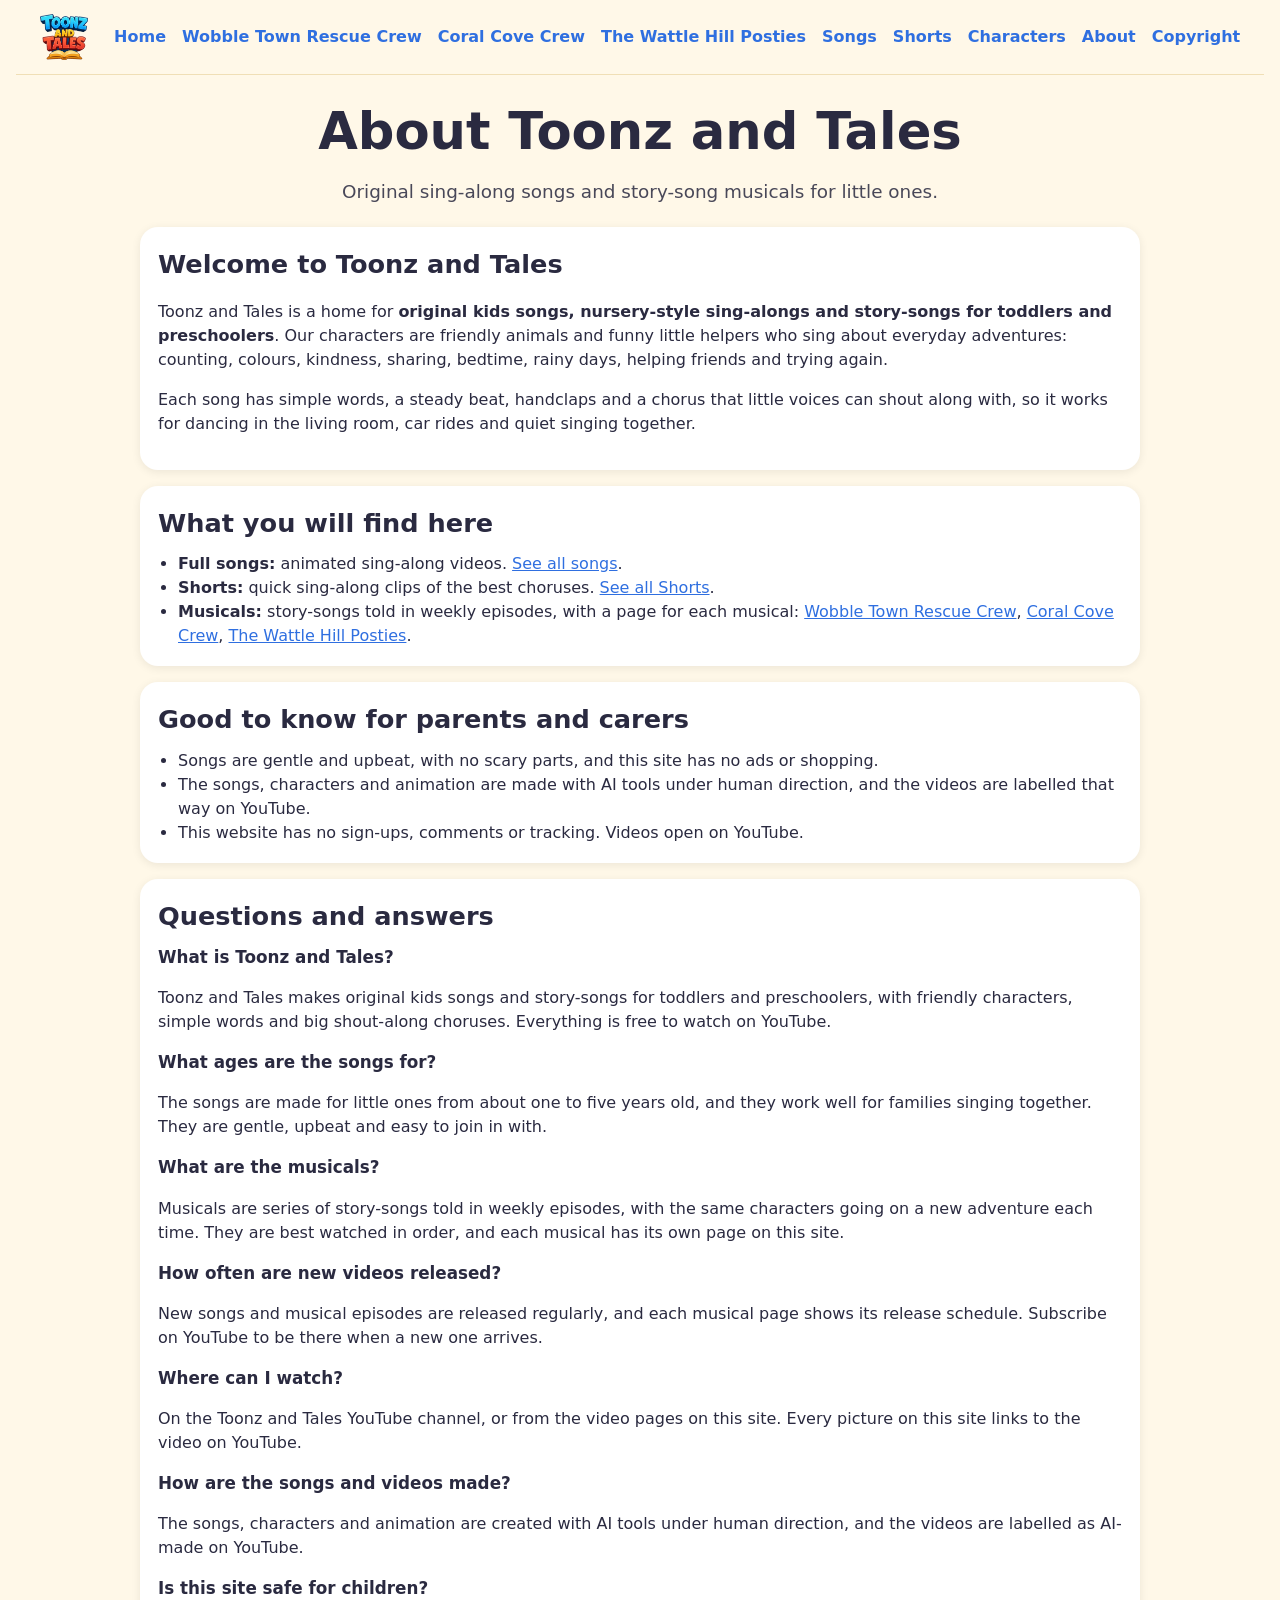
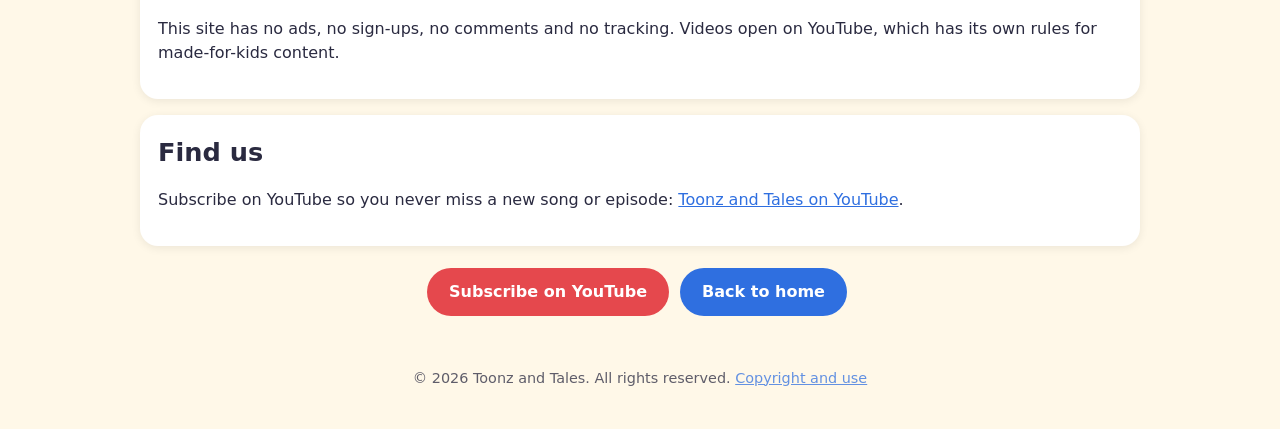
<file: about/index.html>
<!doctype html>
<html lang="en">
<head>
<meta charset="utf-8">
<meta name="viewport" content="width=device-width, initial-scale=1">
<title>About Toonz and Tales | Original Kids Songs, Nursery Rhymes and Story-Song Musicals</title>
<meta name="description" content="Toonz and Tales makes original sing-along songs, toddler songs and weekly story-song musicals for toddlers and preschoolers. Free on YouTube.">
<link rel="canonical" href="https://toonzandtales.github.io/about/">
<meta name="robots" content="index,follow,max-image-preview:large,max-video-preview:-1">
<meta property="og:type" content="website">
<meta property="og:title" content="About Toonz and Tales | Original Kids Songs, Nursery Rhymes and Story-Song Musicals">
<meta property="og:description" content="Toonz and Tales makes original sing-along songs, toddler songs and weekly story-song musicals for toddlers and preschoolers. Free on YouTube.">
<meta property="og:url" content="https://toonzandtales.github.io/about/">
<meta property="og:image" content="https://toonzandtales.github.io/crew.jpg">
<meta name="twitter:card" content="summary_large_image">
<link rel="icon" type="image/png" sizes="192x192" href="/favicon.png">
<link rel="icon" href="/favicon.ico" sizes="any">
<link rel="apple-touch-icon" href="/apple-touch-icon.png">
<link rel="stylesheet" href="/style.css">
<script type="application/ld+json">[{"@context":"https://schema.org","@type":"BreadcrumbList","itemListElement":[{"@type":"ListItem","position":1,"name":"Toonz and Tales","item":"https://toonzandtales.github.io/"},{"@type":"ListItem","position":2,"name":"About Toonz and Tales","item":"https://toonzandtales.github.io/about/"}]},{"@context":"https://schema.org","@type":"AboutPage","name":"About Toonz and Tales","url":"https://toonzandtales.github.io/about/","about":{"@type":"Organization","name":"Toonz and Tales","url":"https://toonzandtales.github.io/","sameAs":["https://www.youtube.com/@ToonzAndTales"]}},{"@context":"https://schema.org","@type":"FAQPage","mainEntity":[{"@type":"Question","name":"What is Toonz and Tales?","acceptedAnswer":{"@type":"Answer","text":"Toonz and Tales makes original kids songs and story-songs for toddlers and preschoolers, with friendly characters, simple words and big shout-along choruses. Everything is free to watch on YouTube."}},{"@type":"Question","name":"What ages are the songs for?","acceptedAnswer":{"@type":"Answer","text":"The songs are made for little ones from about one to five years old, and they work well for families singing together. They are gentle, upbeat and easy to join in with."}},{"@type":"Question","name":"What are the musicals?","acceptedAnswer":{"@type":"Answer","text":"Musicals are series of story-songs told in weekly episodes, with the same characters going on a new adventure each time. They are best watched in order, and each musical has its own page on this site."}},{"@type":"Question","name":"How often are new videos released?","acceptedAnswer":{"@type":"Answer","text":"New songs and musical episodes are released regularly, and each musical page shows its release schedule. Subscribe on YouTube to be there when a new one arrives."}},{"@type":"Question","name":"Where can I watch?","acceptedAnswer":{"@type":"Answer","text":"On the Toonz and Tales YouTube channel, or from the video pages on this site. Every picture on this site links to the video on YouTube."}},{"@type":"Question","name":"How are the songs and videos made?","acceptedAnswer":{"@type":"Answer","text":"The songs, characters and animation are created with AI tools under human direction, and the videos are labelled as AI-made on YouTube."}},{"@type":"Question","name":"Is this site safe for children?","acceptedAnswer":{"@type":"Answer","text":"This site has no ads, no sign-ups, no comments and no tracking. Videos open on YouTube, which has its own rules for made-for-kids content."}}]}]</script>
</head>
<body>
<div class="wrap">
<nav aria-label="Sections"><a class="brand" href="/" aria-label="Toonz and Tales home"><img src="/logo.png" alt="Toonz and Tales"></a><a href="/">Home</a><a href="/wobble-town/">Wobble Town Rescue Crew</a><a href="/coral-cove/">Coral Cove Crew</a><a href="/wattle-hill/">The Wattle Hill Posties</a><a href="/songs/">Songs</a><a href="/shorts/">Shorts</a><a href="/characters/">Characters</a><a href="/about/" aria-current="page">About</a><a href="/copyright/">Copyright</a></nav>
<div class="single">
<header class="pagehead"><h1>About Toonz and Tales</h1><p class="tag">Original sing-along songs and story-song musicals for little ones.</p></header>
<div class="card"><h2 style="margin-top:0">Welcome to Toonz and Tales</h2><p>Toonz and Tales is a home for <b>original kids songs, nursery-style sing-alongs and story-songs for toddlers and preschoolers</b>. Our characters are friendly animals and funny little helpers who sing about everyday adventures: counting, colours, kindness, sharing, bedtime, rainy days, helping friends and trying again.</p><p>Each song has simple words, a steady beat, handclaps and a chorus that little voices can shout along with, so it works for dancing in the living room, car rides and quiet singing together.</p></div><div class="card"><h2 style="margin-top:0">What you will find here</h2><ul class="crew"><li><b>Full songs:</b> animated sing-along videos. <a href="/songs/">See all songs</a>.</li><li><b>Shorts:</b> quick sing-along clips of the best choruses. <a href="/shorts/">See all Shorts</a>.</li><li><b>Musicals:</b> story-songs told in weekly episodes, with a page for each musical: <a href="/wobble-town/">Wobble Town Rescue Crew</a>, <a href="/coral-cove/">Coral Cove Crew</a>, <a href="/wattle-hill/">The Wattle Hill Posties</a>.</li></ul></div><div class="card"><h2 style="margin-top:0">Good to know for parents and carers</h2><ul class="crew"><li>Songs are gentle and upbeat, with no scary parts, and this site has no ads or shopping.</li><li>The songs, characters and animation are made with AI tools under human direction, and the videos are labelled that way on YouTube.</li><li>This website has no sign-ups, comments or tracking. Videos open on YouTube.</li></ul></div><div class="card"><h2 style="margin-top:0">Questions and answers</h2><h3>What is Toonz and Tales?</h3><p>Toonz and Tales makes original kids songs and story-songs for toddlers and preschoolers, with friendly characters, simple words and big shout-along choruses. Everything is free to watch on YouTube.</p><h3>What ages are the songs for?</h3><p>The songs are made for little ones from about one to five years old, and they work well for families singing together. They are gentle, upbeat and easy to join in with.</p><h3>What are the musicals?</h3><p>Musicals are series of story-songs told in weekly episodes, with the same characters going on a new adventure each time. They are best watched in order, and each musical has its own page on this site.</p><h3>How often are new videos released?</h3><p>New songs and musical episodes are released regularly, and each musical page shows its release schedule. Subscribe on YouTube to be there when a new one arrives.</p><h3>Where can I watch?</h3><p>On the Toonz and Tales YouTube channel, or from the video pages on this site. Every picture on this site links to the video on YouTube.</p><h3>How are the songs and videos made?</h3><p>The songs, characters and animation are created with AI tools under human direction, and the videos are labelled as AI-made on YouTube.</p><h3>Is this site safe for children?</h3><p>This site has no ads, no sign-ups, no comments and no tracking. Videos open on YouTube, which has its own rules for made-for-kids content.</p></div><div class="card"><h2 style="margin-top:0">Find us</h2><p>Subscribe on YouTube so you never miss a new song or episode: <a href="https://www.youtube.com/@ToonzAndTales?sub_confirmation=1" target="_blank" rel="noopener">Toonz and Tales on YouTube</a>.</p></div>
<p style="text-align:center"><a class="btn" href="https://www.youtube.com/@ToonzAndTales?sub_confirmation=1" target="_blank" rel="noopener">Subscribe on YouTube</a> <a class="btn alt" href="/">Back to home</a></p>
</div>
<footer>&copy; 2026 Toonz and Tales. All rights reserved. <a href="/copyright/">Copyright and use</a></footer>
</div>
</body>
</html>
</file>
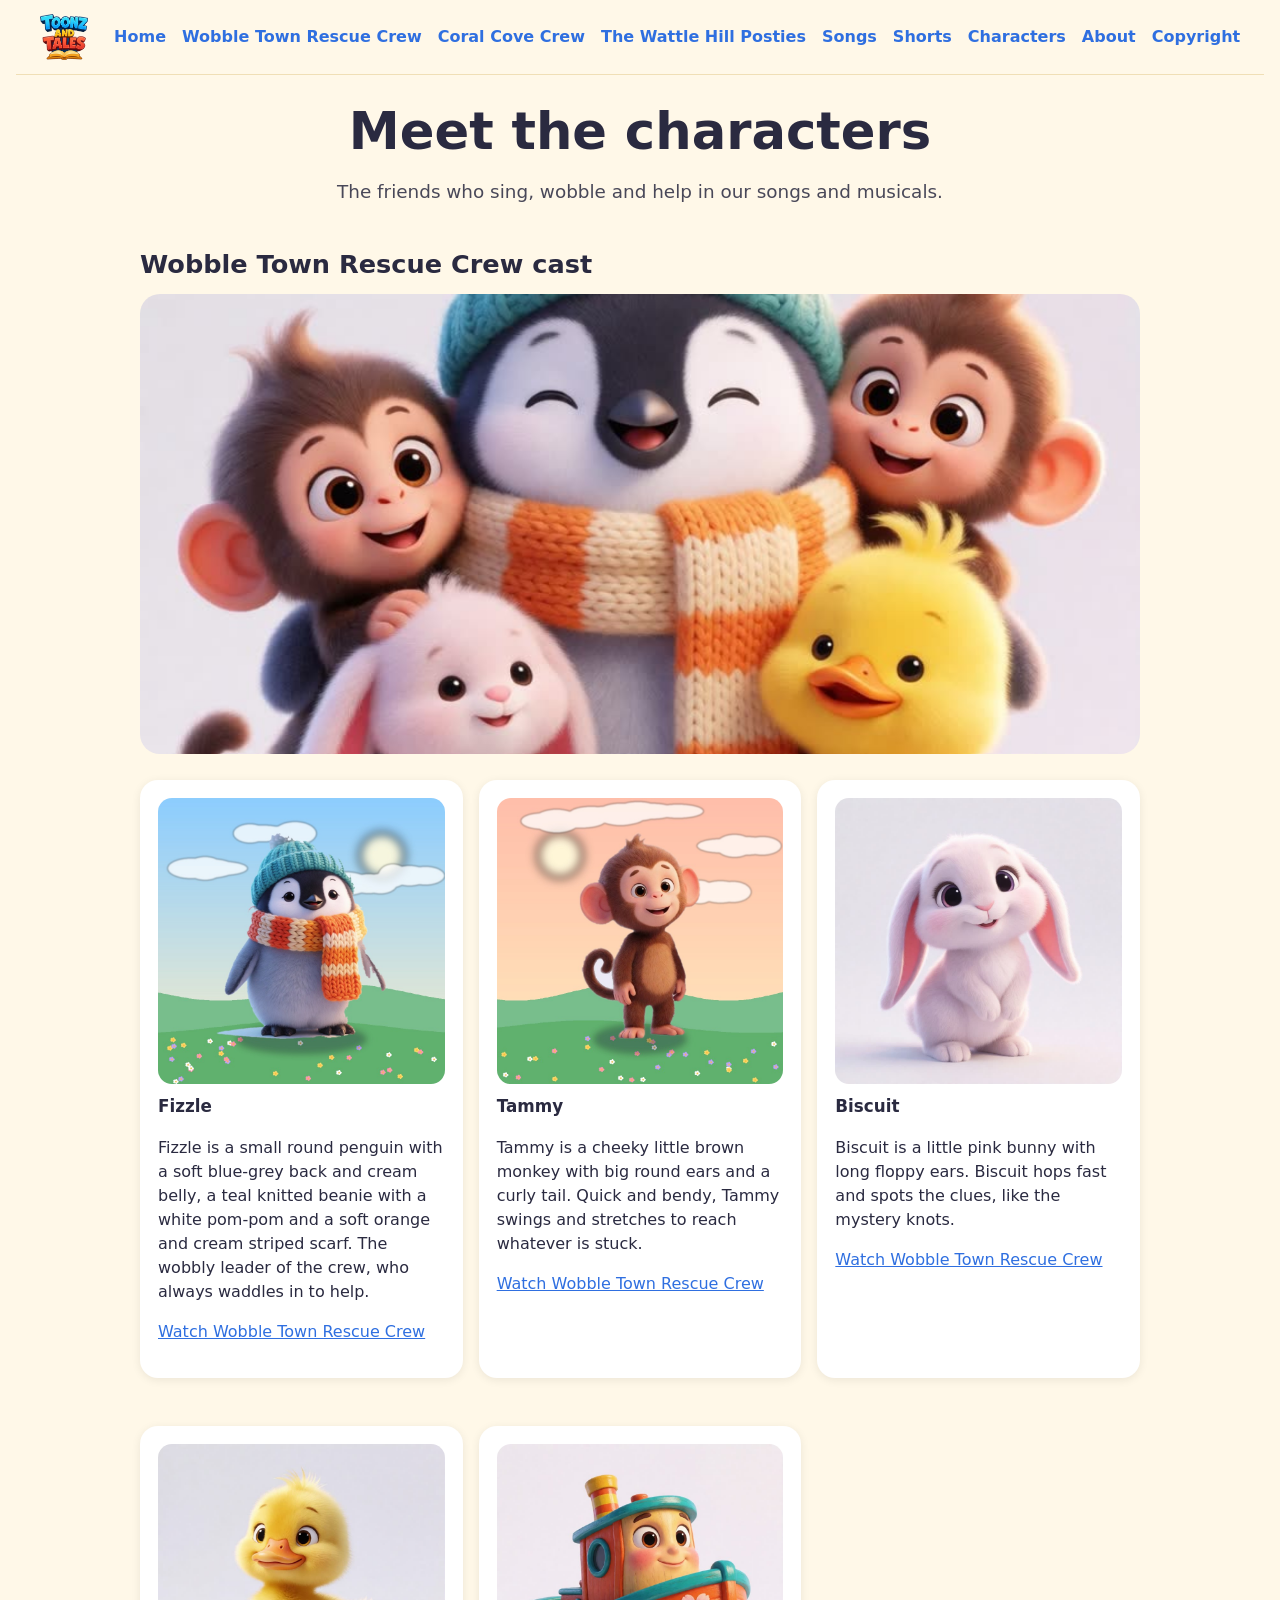
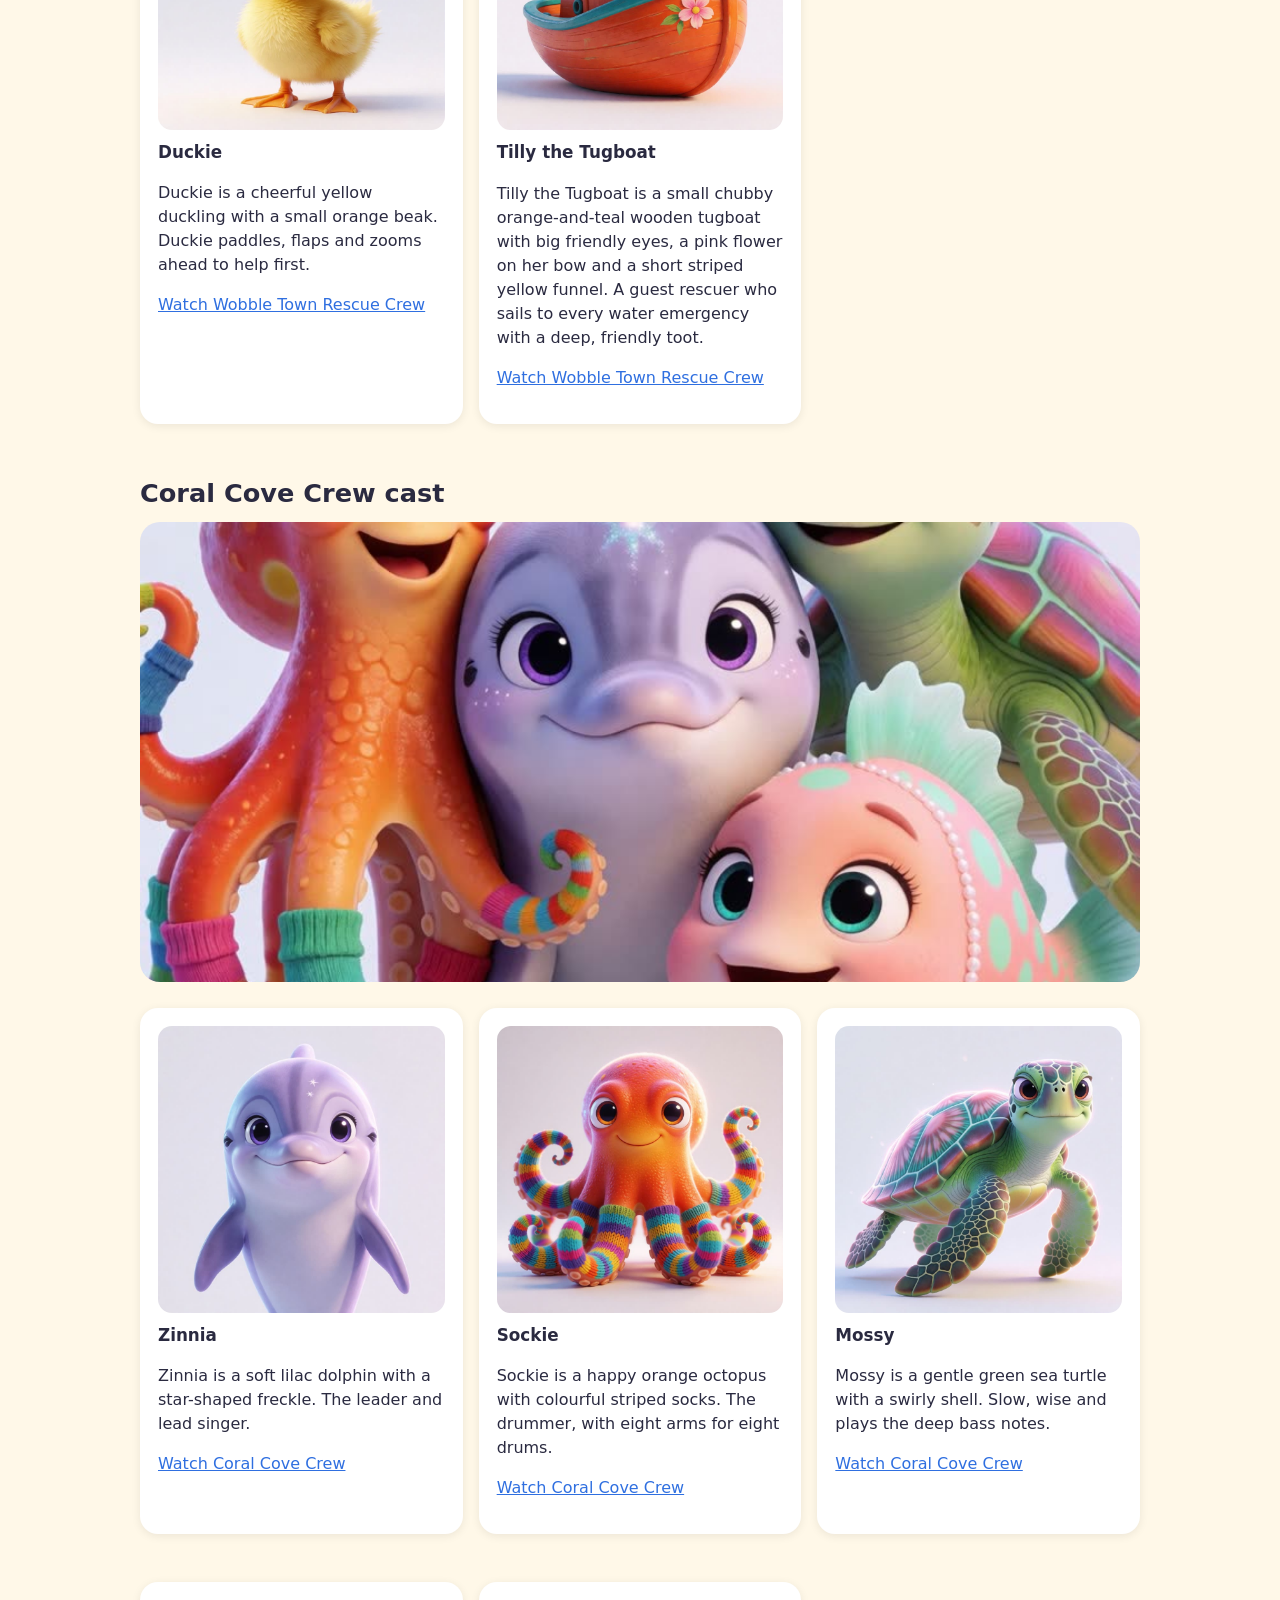
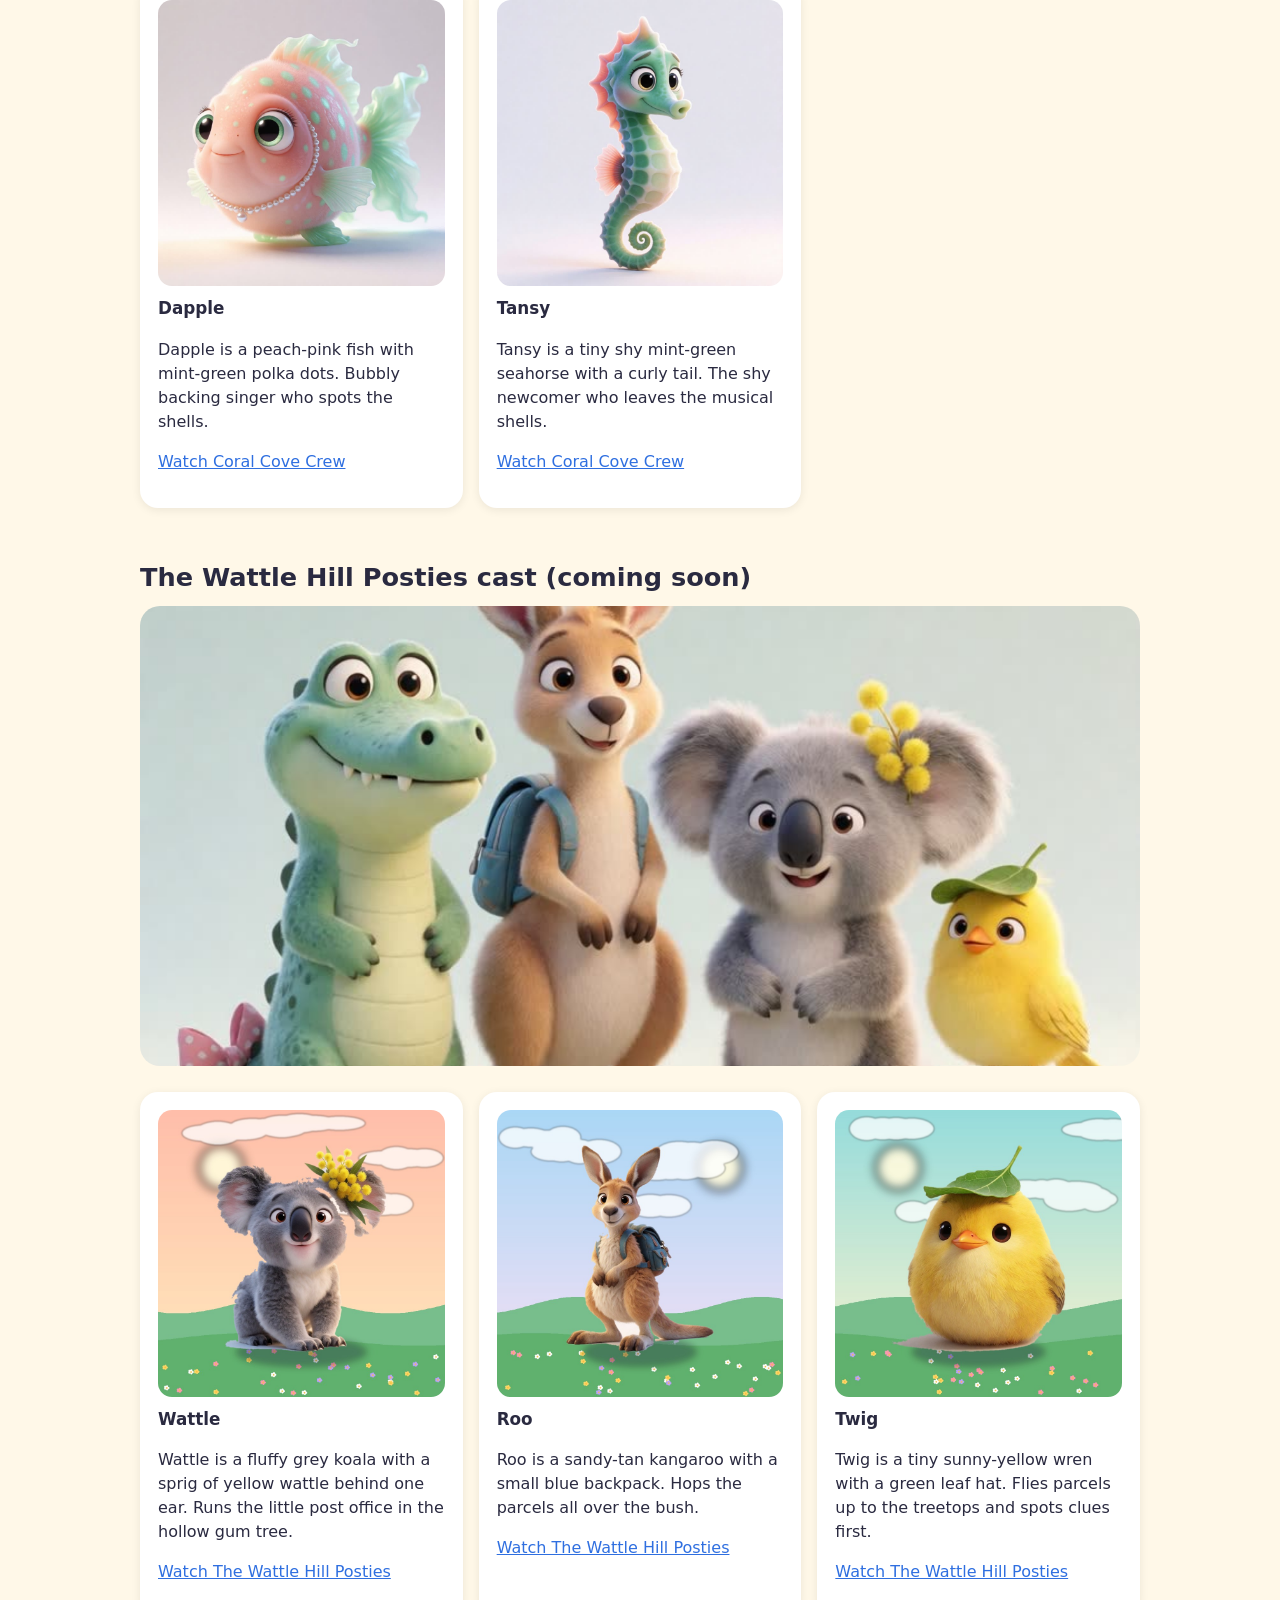
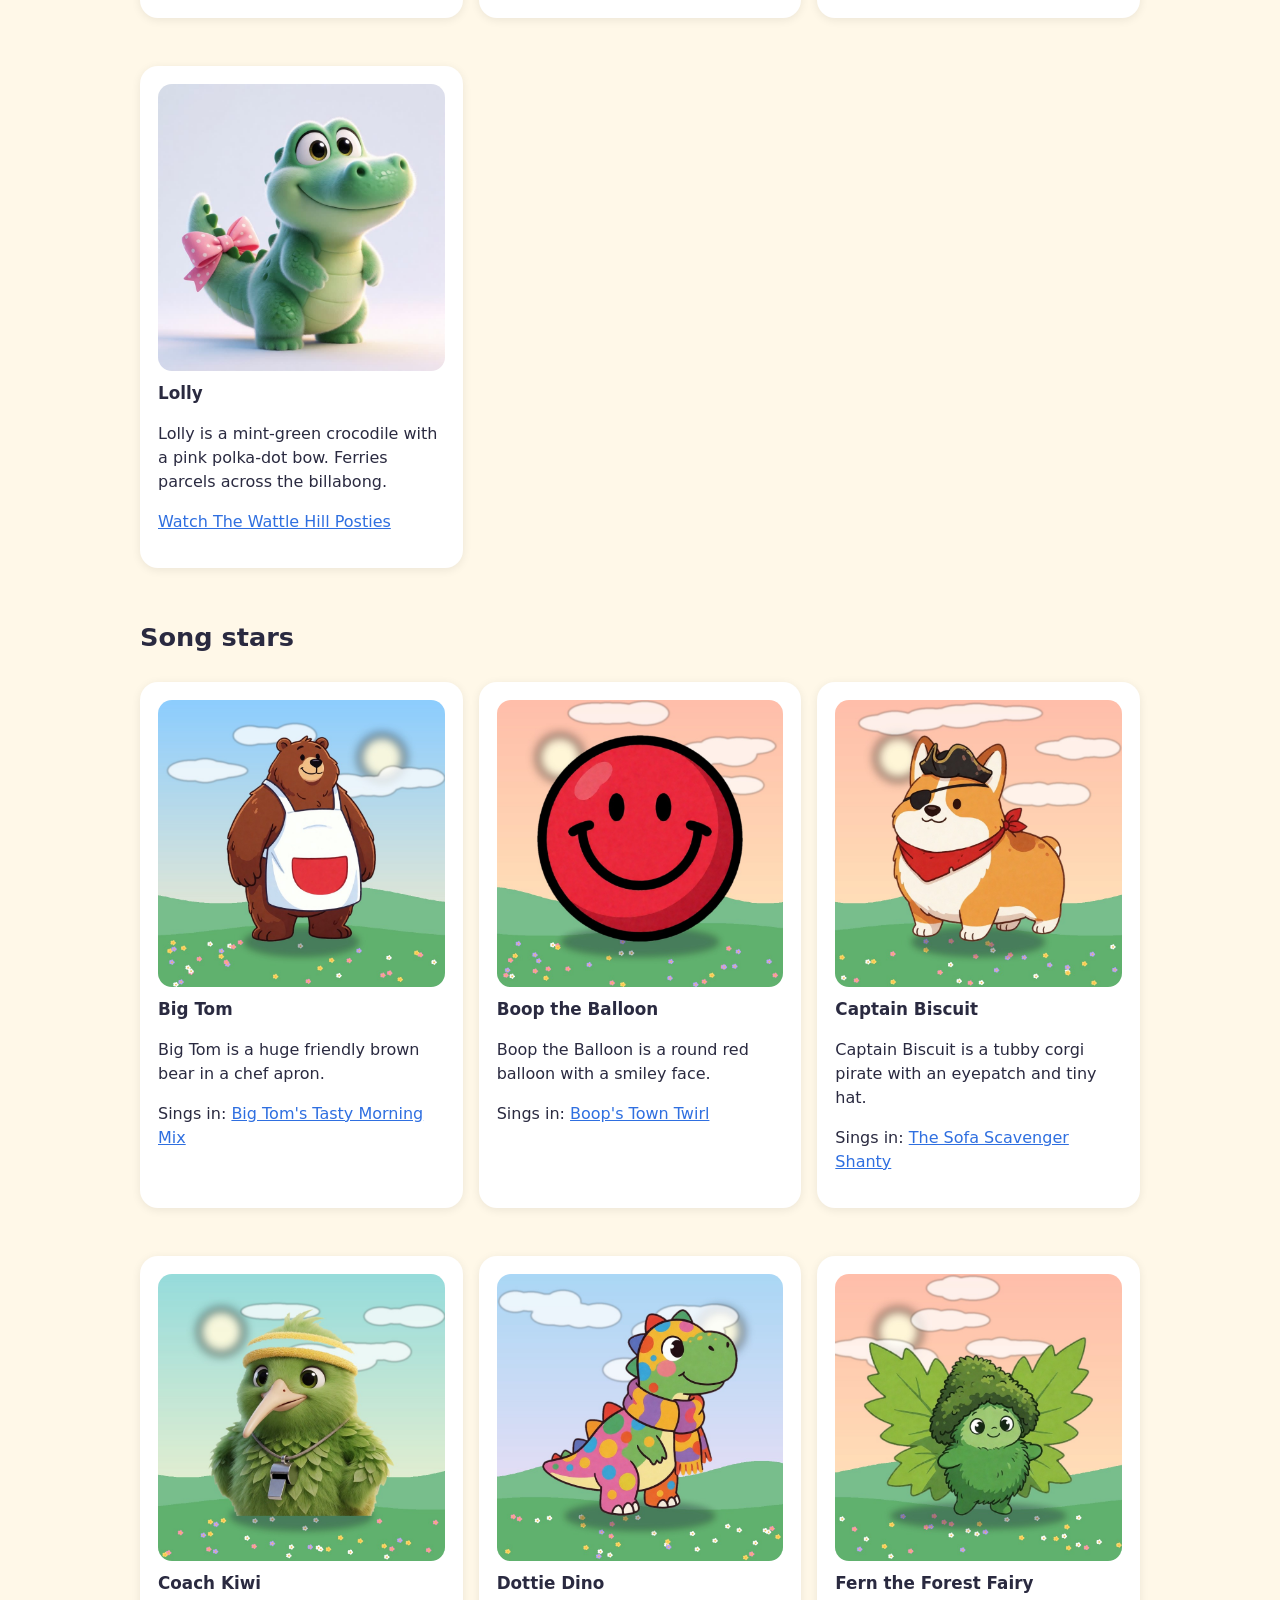
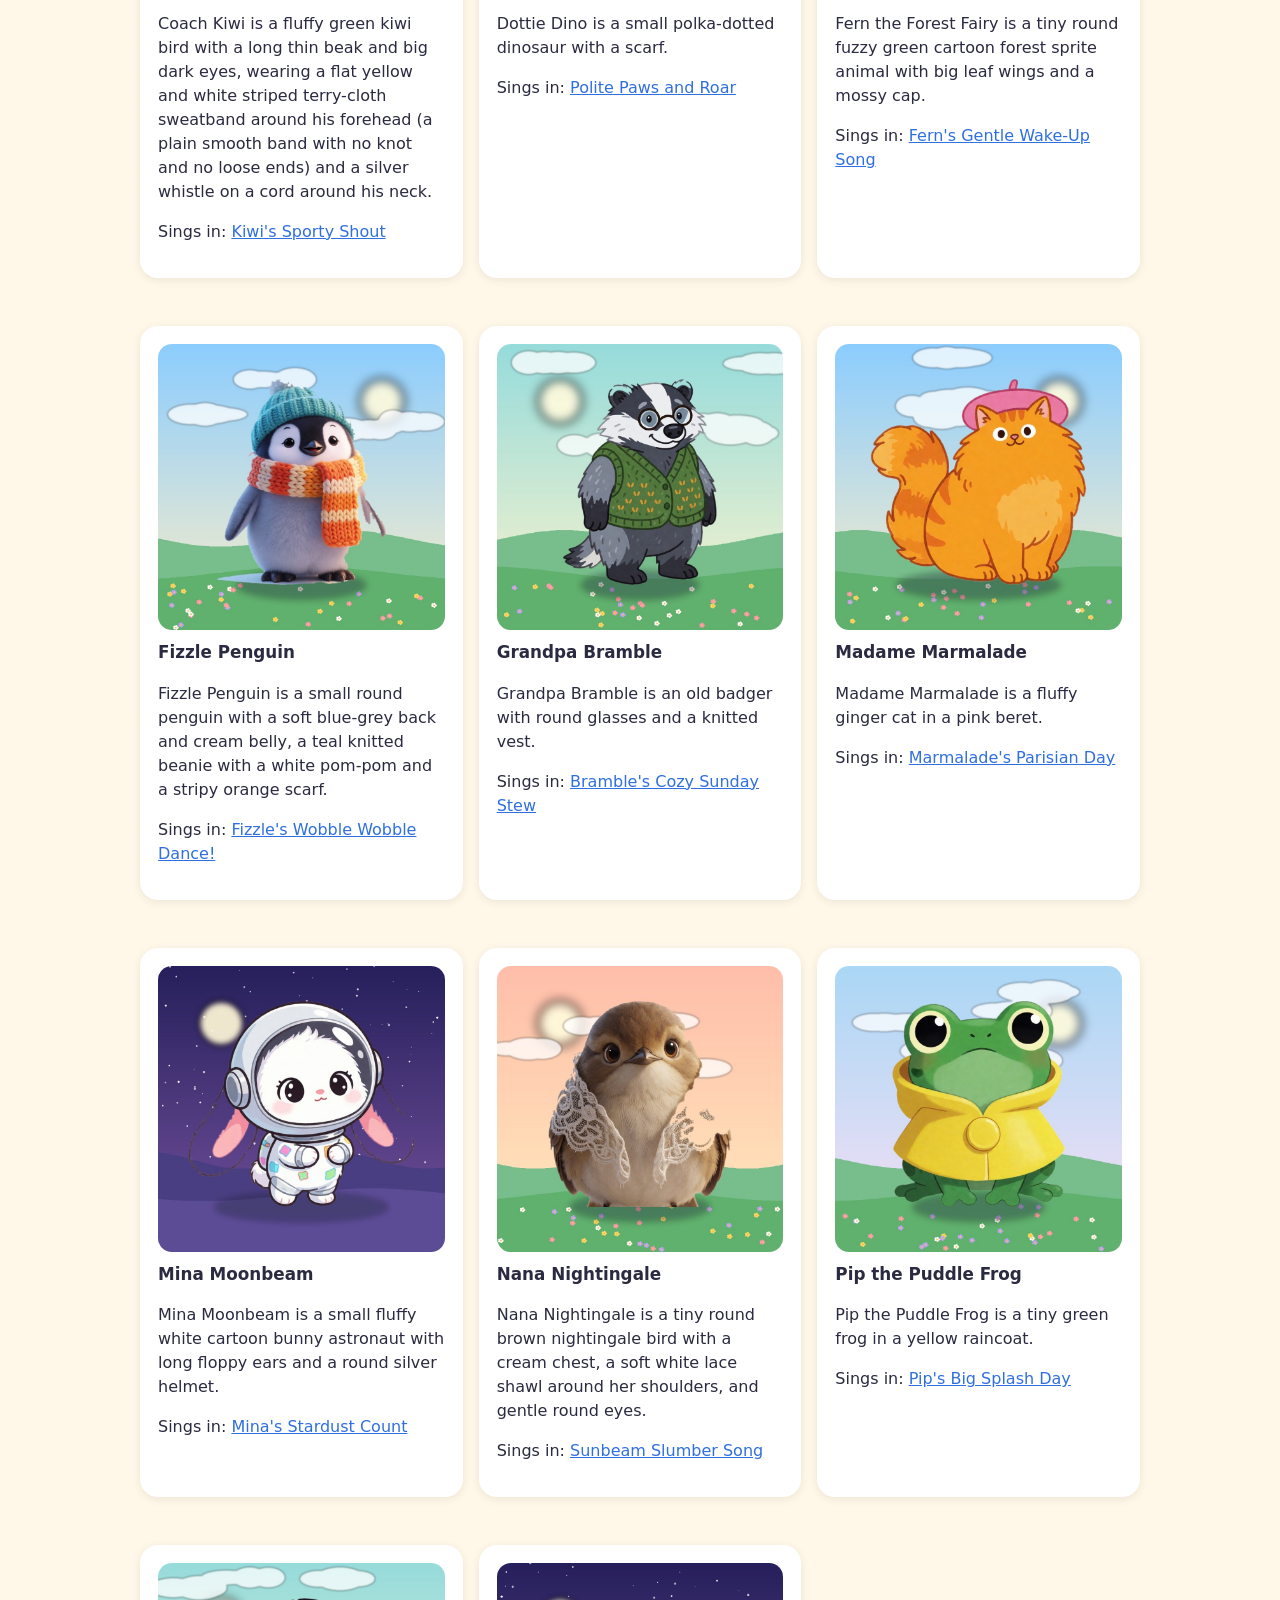
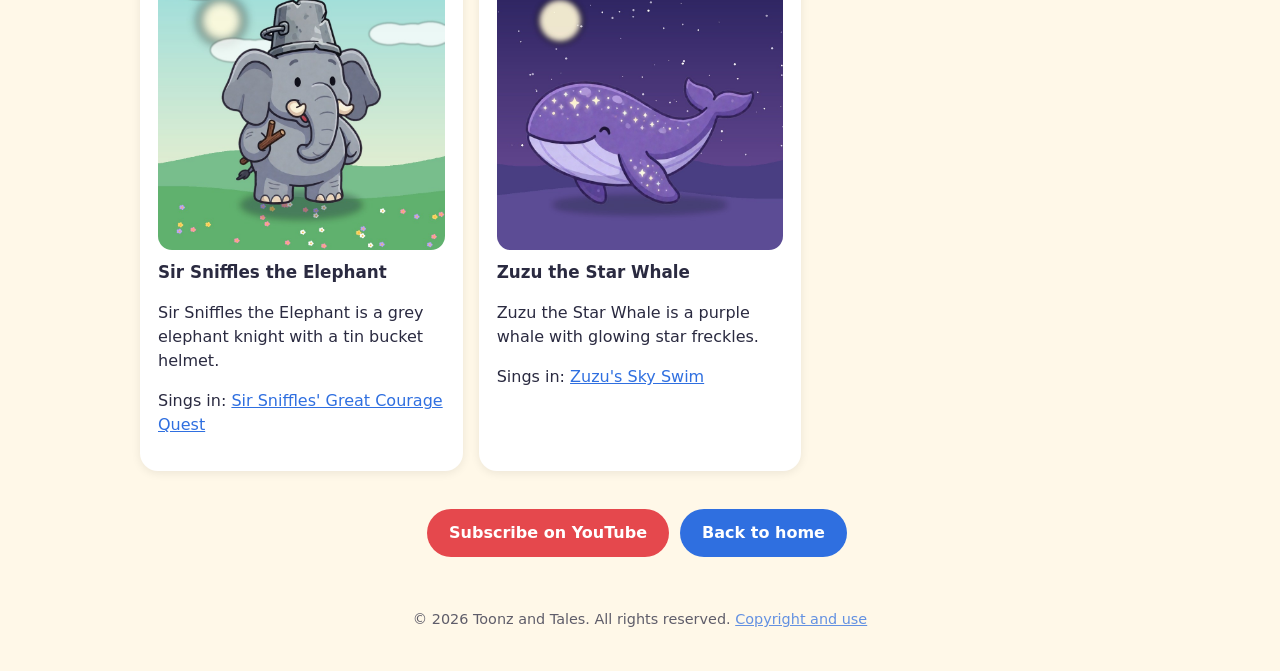
<file: characters/index.html>
<!doctype html>
<html lang="en">
<head>
<meta charset="utf-8">
<meta name="viewport" content="width=device-width, initial-scale=1">
<title>Meet the Characters | Toonz and Tales Kids Songs</title>
<meta name="description" content="Meet the friendly animal characters and helpers from Toonz and Tales kids songs and musicals, with pictures and short introductions.">
<link rel="canonical" href="https://toonzandtales.github.io/characters/">
<meta name="robots" content="index,follow,max-image-preview:large,max-video-preview:-1">
<meta property="og:type" content="website">
<meta property="og:title" content="Meet the Characters | Toonz and Tales Kids Songs">
<meta property="og:description" content="Meet the friendly animal characters and helpers from Toonz and Tales kids songs and musicals, with pictures and short introductions.">
<meta property="og:url" content="https://toonzandtales.github.io/characters/">
<meta property="og:image" content="https://toonzandtales.github.io/crew.jpg">
<meta name="twitter:card" content="summary_large_image">
<link rel="icon" type="image/png" sizes="192x192" href="/favicon.png">
<link rel="icon" href="/favicon.ico" sizes="any">
<link rel="apple-touch-icon" href="/apple-touch-icon.png">
<link rel="stylesheet" href="/style.css">
<script type="application/ld+json">[{"@context":"https://schema.org","@type":"BreadcrumbList","itemListElement":[{"@type":"ListItem","position":1,"name":"Toonz and Tales","item":"https://toonzandtales.github.io/"},{"@type":"ListItem","position":2,"name":"Meet the characters","item":"https://toonzandtales.github.io/characters/"}]},{"@context":"https://schema.org","@type":"Person","name":"Fizzle","description":"Fizzle is a small round penguin with a soft blue-grey back and cream belly, a teal knitted beanie with a white pom-pom and a soft orange and cream striped scarf. The wobbly leader of the crew, who always waddles in to help.","image":"https://toonzandtales.github.io/characters/img/fizzle-penguin.jpg"},{"@context":"https://schema.org","@type":"Person","name":"Tammy","description":"Tammy is a cheeky little brown monkey with big round ears and a curly tail. Quick and bendy, Tammy swings and stretches to reach whatever is stuck.","image":"https://toonzandtales.github.io/characters/img/wobble-tammy.jpg"},{"@context":"https://schema.org","@type":"Person","name":"Biscuit","description":"Biscuit is a little pink bunny with long floppy ears. Biscuit hops fast and spots the clues, like the mystery knots.","image":"https://toonzandtales.github.io/characters/img/wobble-biscuit.jpg"},{"@context":"https://schema.org","@type":"Person","name":"Duckie","description":"Duckie is a cheerful yellow duckling with a small orange beak. Duckie paddles, flaps and zooms ahead to help first.","image":"https://toonzandtales.github.io/characters/img/wobble-duckie.jpg"},{"@context":"https://schema.org","@type":"Person","name":"Tilly the Tugboat","description":"Tilly the Tugboat is a small chubby orange-and-teal wooden tugboat with big friendly eyes, a pink flower on her bow and a short striped yellow funnel. A guest rescuer who sails to every water emergency with a deep, friendly toot.","image":"https://toonzandtales.github.io/characters/img/tilly-the-tugboat.jpg"},{"@context":"https://schema.org","@type":"Person","name":"Zinnia","description":"Zinnia is a soft lilac dolphin with a star-shaped freckle. The leader and lead singer.","image":"https://toonzandtales.github.io/characters/img/zinnia-dolphin.jpg"},{"@context":"https://schema.org","@type":"Person","name":"Sockie","description":"Sockie is a happy orange octopus with colourful striped socks. The drummer, with eight arms for eight drums.","image":"https://toonzandtales.github.io/characters/img/sockie-octo.jpg"},{"@context":"https://schema.org","@type":"Person","name":"Mossy","description":"Mossy is a gentle green sea turtle with a swirly shell. Slow, wise and plays the deep bass notes.","image":"https://toonzandtales.github.io/characters/img/mossy-shell.jpg"},{"@context":"https://schema.org","@type":"Person","name":"Dapple","description":"Dapple is a peach-pink fish with mint-green polka dots. Bubbly backing singer who spots the shells.","image":"https://toonzandtales.github.io/characters/img/dapple-fin.jpg"},{"@context":"https://schema.org","@type":"Person","name":"Tansy","description":"Tansy is a tiny shy mint-green seahorse with a curly tail. The shy newcomer who leaves the musical shells.","image":"https://toonzandtales.github.io/characters/img/tansy-seahorse.jpg"},{"@context":"https://schema.org","@type":"Person","name":"Wattle","description":"Wattle is a fluffy grey koala with a sprig of yellow wattle behind one ear. Runs the little post office in the hollow gum tree.","image":"https://toonzandtales.github.io/characters/img/wattle-koala.jpg"},{"@context":"https://schema.org","@type":"Person","name":"Roo","description":"Roo is a sandy-tan kangaroo with a small blue backpack. Hops the parcels all over the bush.","image":"https://toonzandtales.github.io/characters/img/billabong-roo.jpg"},{"@context":"https://schema.org","@type":"Person","name":"Twig","description":"Twig is a tiny sunny-yellow wren with a green leaf hat. Flies parcels up to the treetops and spots clues first.","image":"https://toonzandtales.github.io/characters/img/twig-wren.jpg"},{"@context":"https://schema.org","@type":"Person","name":"Lolly","description":"Lolly is a mint-green crocodile with a pink polka-dot bow. Ferries parcels across the billabong.","image":"https://toonzandtales.github.io/characters/img/lolly-croc.jpg"},{"@context":"https://schema.org","@type":"Person","name":"Big Tom","description":"Big Tom is a huge friendly brown bear in a chef apron.","image":"https://toonzandtales.github.io/characters/img/big-tom-the-bear.jpg"},{"@context":"https://schema.org","@type":"Person","name":"Boop the Balloon","description":"Boop the Balloon is a round red balloon with a smiley face.","image":"https://toonzandtales.github.io/characters/img/boop-the-balloon.jpg"},{"@context":"https://schema.org","@type":"Person","name":"Captain Biscuit","description":"Captain Biscuit is a tubby corgi pirate with an eyepatch and tiny hat.","image":"https://toonzandtales.github.io/characters/img/captain-biscuit.jpg"},{"@context":"https://schema.org","@type":"Person","name":"Coach Kiwi","description":"Coach Kiwi is a fluffy green kiwi bird with a long thin beak and big dark eyes, wearing a flat yellow and white striped terry-cloth sweatband around his forehead (a plain smooth band with no knot and no loose ends) and a silver whistle on a cord around his neck.","image":"https://toonzandtales.github.io/characters/img/coach-kiwi.jpg"},{"@context":"https://schema.org","@type":"Person","name":"Dottie Dino","description":"Dottie Dino is a small polka-dotted dinosaur with a scarf.","image":"https://toonzandtales.github.io/characters/img/dottie-dino.jpg"},{"@context":"https://schema.org","@type":"Person","name":"Fern the Forest Fairy","description":"Fern the Forest Fairy is a tiny round fuzzy green cartoon forest sprite animal with big leaf wings and a mossy cap.","image":"https://toonzandtales.github.io/characters/img/fern-the-forest-fairy.jpg"},{"@context":"https://schema.org","@type":"Person","name":"Fizzle Penguin","description":"Fizzle Penguin is a small round penguin with a soft blue-grey back and cream belly, a teal knitted beanie with a white pom-pom and a stripy orange scarf.","image":"https://toonzandtales.github.io/characters/img/fizzle-penguin.jpg"},{"@context":"https://schema.org","@type":"Person","name":"Grandpa Bramble","description":"Grandpa Bramble is an old badger with round glasses and a knitted vest.","image":"https://toonzandtales.github.io/characters/img/grandpa-bramble.jpg"},{"@context":"https://schema.org","@type":"Person","name":"Madame Marmalade","description":"Madame Marmalade is a fluffy ginger cat in a pink beret.","image":"https://toonzandtales.github.io/characters/img/madame-marmalade.jpg"},{"@context":"https://schema.org","@type":"Person","name":"Mina Moonbeam","description":"Mina Moonbeam is a small fluffy white cartoon bunny astronaut with long floppy ears and a round silver helmet.","image":"https://toonzandtales.github.io/characters/img/mina-moonbeam.jpg"},{"@context":"https://schema.org","@type":"Person","name":"Nana Nightingale","description":"Nana Nightingale is a tiny round brown nightingale bird with a cream chest, a soft white lace shawl around her shoulders, and gentle round eyes.","image":"https://toonzandtales.github.io/characters/img/nana-nightingale.jpg"},{"@context":"https://schema.org","@type":"Person","name":"Pip the Puddle Frog","description":"Pip the Puddle Frog is a tiny green frog in a yellow raincoat.","image":"https://toonzandtales.github.io/characters/img/pip-the-puddle-frog.jpg"},{"@context":"https://schema.org","@type":"Person","name":"Sir Sniffles the Elephant","description":"Sir Sniffles the Elephant is a grey elephant knight with a tin bucket helmet.","image":"https://toonzandtales.github.io/characters/img/sir-sniffles-the-elephant.jpg"},{"@context":"https://schema.org","@type":"Person","name":"Zuzu the Star Whale","description":"Zuzu the Star Whale is a purple whale with glowing star freckles.","image":"https://toonzandtales.github.io/characters/img/zuzu-the-star-whale.jpg"}]</script>
</head>
<body>
<div class="wrap">
<nav aria-label="Sections"><a class="brand" href="/" aria-label="Toonz and Tales home"><img src="/logo.png" alt="Toonz and Tales"></a><a href="/">Home</a><a href="/wobble-town/">Wobble Town Rescue Crew</a><a href="/coral-cove/">Coral Cove Crew</a><a href="/wattle-hill/">The Wattle Hill Posties</a><a href="/songs/">Songs</a><a href="/shorts/">Shorts</a><a href="/characters/" aria-current="page">Characters</a><a href="/about/">About</a><a href="/copyright/">Copyright</a></nav>
<div class="single">
<header class="pagehead"><h1>Meet the characters</h1><p class="tag">The friends who sing, wobble and help in our songs and musicals.</p></header>
<style>.chargrid{display:grid;gap:16px;grid-template-columns:repeat(auto-fill,minmax(260px,1fr))}.charcard img{width:100%;border-radius:14px;display:block;margin-bottom:8px}.groupimg{width:100%;max-height:460px;object-fit:cover;border-radius:20px;display:block;margin:10px 0}</style><section id="wobble-town"><h2>Wobble Town Rescue Crew cast</h2><img class="groupimg" src="/characters/img/fizzle-and-friends.jpg" alt="The Wobble Town Rescue Crew cast" loading="lazy"><div class="chargrid"><div class="card charcard" id="fizzle"><img src="/characters/img/fizzle-penguin.jpg" alt="Fizzle, a Toonz and Tales character" loading="lazy"><h3>Fizzle</h3><p>Fizzle is a small round penguin with a soft blue-grey back and cream belly, a teal knitted beanie with a white pom-pom and a soft orange and cream striped scarf. The wobbly leader of the crew, who always waddles in to help.</p><p><a href="/wobble-town/">Watch Wobble Town Rescue Crew</a></p></div><div class="card charcard" id="tammy"><img src="/characters/img/wobble-tammy.jpg" alt="Tammy, a Toonz and Tales character" loading="lazy"><h3>Tammy</h3><p>Tammy is a cheeky little brown monkey with big round ears and a curly tail. Quick and bendy, Tammy swings and stretches to reach whatever is stuck.</p><p><a href="/wobble-town/">Watch Wobble Town Rescue Crew</a></p></div><div class="card charcard" id="biscuit"><img src="/characters/img/wobble-biscuit.jpg" alt="Biscuit, a Toonz and Tales character" loading="lazy"><h3>Biscuit</h3><p>Biscuit is a little pink bunny with long floppy ears. Biscuit hops fast and spots the clues, like the mystery knots.</p><p><a href="/wobble-town/">Watch Wobble Town Rescue Crew</a></p></div><div class="card charcard" id="duckie"><img src="/characters/img/wobble-duckie.jpg" alt="Duckie, a Toonz and Tales character" loading="lazy"><h3>Duckie</h3><p>Duckie is a cheerful yellow duckling with a small orange beak. Duckie paddles, flaps and zooms ahead to help first.</p><p><a href="/wobble-town/">Watch Wobble Town Rescue Crew</a></p></div><div class="card charcard" id="tilly-the-tugboat"><img src="/characters/img/tilly-the-tugboat.jpg" alt="Tilly the Tugboat, a Toonz and Tales character" loading="lazy"><h3>Tilly the Tugboat</h3><p>Tilly the Tugboat is a small chubby orange-and-teal wooden tugboat with big friendly eyes, a pink flower on her bow and a short striped yellow funnel. A guest rescuer who sails to every water emergency with a deep, friendly toot.</p><p><a href="/wobble-town/">Watch Wobble Town Rescue Crew</a></p></div></div></section><section id="coral-cove"><h2>Coral Cove Crew cast</h2><img class="groupimg" src="/characters/img/coral-cove-crew.jpg" alt="The Coral Cove Crew cast" loading="lazy"><div class="chargrid"><div class="card charcard" id="zinnia"><img src="/characters/img/zinnia-dolphin.jpg" alt="Zinnia, a Toonz and Tales character" loading="lazy"><h3>Zinnia</h3><p>Zinnia is a soft lilac dolphin with a star-shaped freckle. The leader and lead singer.</p><p><a href="/coral-cove/">Watch Coral Cove Crew</a></p></div><div class="card charcard" id="sockie"><img src="/characters/img/sockie-octo.jpg" alt="Sockie, a Toonz and Tales character" loading="lazy"><h3>Sockie</h3><p>Sockie is a happy orange octopus with colourful striped socks. The drummer, with eight arms for eight drums.</p><p><a href="/coral-cove/">Watch Coral Cove Crew</a></p></div><div class="card charcard" id="mossy"><img src="/characters/img/mossy-shell.jpg" alt="Mossy, a Toonz and Tales character" loading="lazy"><h3>Mossy</h3><p>Mossy is a gentle green sea turtle with a swirly shell. Slow, wise and plays the deep bass notes.</p><p><a href="/coral-cove/">Watch Coral Cove Crew</a></p></div><div class="card charcard" id="dapple"><img src="/characters/img/dapple-fin.jpg" alt="Dapple, a Toonz and Tales character" loading="lazy"><h3>Dapple</h3><p>Dapple is a peach-pink fish with mint-green polka dots. Bubbly backing singer who spots the shells.</p><p><a href="/coral-cove/">Watch Coral Cove Crew</a></p></div><div class="card charcard" id="tansy"><img src="/characters/img/tansy-seahorse.jpg" alt="Tansy, a Toonz and Tales character" loading="lazy"><h3>Tansy</h3><p>Tansy is a tiny shy mint-green seahorse with a curly tail. The shy newcomer who leaves the musical shells.</p><p><a href="/coral-cove/">Watch Coral Cove Crew</a></p></div></div></section><section id="wattle-hill"><h2>The Wattle Hill Posties cast (coming soon)</h2><img class="groupimg" src="/characters/img/wattle-hill-crew.jpg" alt="The The Wattle Hill Posties cast" loading="lazy"><div class="chargrid"><div class="card charcard" id="wattle"><img src="/characters/img/wattle-koala.jpg" alt="Wattle, a Toonz and Tales character" loading="lazy"><h3>Wattle</h3><p>Wattle is a fluffy grey koala with a sprig of yellow wattle behind one ear. Runs the little post office in the hollow gum tree.</p><p><a href="/wattle-hill/">Watch The Wattle Hill Posties</a></p></div><div class="card charcard" id="roo"><img src="/characters/img/billabong-roo.jpg" alt="Roo, a Toonz and Tales character" loading="lazy"><h3>Roo</h3><p>Roo is a sandy-tan kangaroo with a small blue backpack. Hops the parcels all over the bush.</p><p><a href="/wattle-hill/">Watch The Wattle Hill Posties</a></p></div><div class="card charcard" id="twig"><img src="/characters/img/twig-wren.jpg" alt="Twig, a Toonz and Tales character" loading="lazy"><h3>Twig</h3><p>Twig is a tiny sunny-yellow wren with a green leaf hat. Flies parcels up to the treetops and spots clues first.</p><p><a href="/wattle-hill/">Watch The Wattle Hill Posties</a></p></div><div class="card charcard" id="lolly"><img src="/characters/img/lolly-croc.jpg" alt="Lolly, a Toonz and Tales character" loading="lazy"><h3>Lolly</h3><p>Lolly is a mint-green crocodile with a pink polka-dot bow. Ferries parcels across the billabong.</p><p><a href="/wattle-hill/">Watch The Wattle Hill Posties</a></p></div></div></section><section id="song-stars"><h2>Song stars</h2><div class="chargrid"><div class="card charcard" id="big-tom"><img src="/characters/img/big-tom-the-bear.jpg" alt="Big Tom, a Toonz and Tales character" loading="lazy"><h3>Big Tom</h3><p>Big Tom is a huge friendly brown bear in a chef apron.</p><p>Sings in: <a href="https://www.youtube.com/watch?v=O6t5YRpxV4g" target="_blank" rel="noopener">Big Tom's Tasty Morning Mix</a></p></div><div class="card charcard" id="boop-the-balloon"><img src="/characters/img/boop-the-balloon.jpg" alt="Boop the Balloon, a Toonz and Tales character" loading="lazy"><h3>Boop the Balloon</h3><p>Boop the Balloon is a round red balloon with a smiley face.</p><p>Sings in: <a href="https://www.youtube.com/watch?v=Zn1jbiu3cwc" target="_blank" rel="noopener">Boop's Town Twirl</a></p></div><div class="card charcard" id="captain-biscuit"><img src="/characters/img/captain-biscuit.jpg" alt="Captain Biscuit, a Toonz and Tales character" loading="lazy"><h3>Captain Biscuit</h3><p>Captain Biscuit is a tubby corgi pirate with an eyepatch and tiny hat.</p><p>Sings in: <a href="https://www.youtube.com/watch?v=3wJ2c8BfStg" target="_blank" rel="noopener">The Sofa Scavenger Shanty</a></p></div><div class="card charcard" id="coach-kiwi"><img src="/characters/img/coach-kiwi.jpg" alt="Coach Kiwi, a Toonz and Tales character" loading="lazy"><h3>Coach Kiwi</h3><p>Coach Kiwi is a fluffy green kiwi bird with a long thin beak and big dark eyes, wearing a flat yellow and white striped terry-cloth sweatband around his forehead (a plain smooth band with no knot and no loose ends) and a silver whistle on a cord around his neck.</p><p>Sings in: <a href="https://www.youtube.com/watch?v=U7VggjkKGWQ" target="_blank" rel="noopener">Kiwi's Sporty Shout</a></p></div><div class="card charcard" id="dottie-dino"><img src="/characters/img/dottie-dino.jpg" alt="Dottie Dino, a Toonz and Tales character" loading="lazy"><h3>Dottie Dino</h3><p>Dottie Dino is a small polka-dotted dinosaur with a scarf.</p><p>Sings in: <a href="https://www.youtube.com/watch?v=LEQ7MlkByX8" target="_blank" rel="noopener">Polite Paws and Roar</a></p></div><div class="card charcard" id="fern-the-forest-fairy"><img src="/characters/img/fern-the-forest-fairy.jpg" alt="Fern the Forest Fairy, a Toonz and Tales character" loading="lazy"><h3>Fern the Forest Fairy</h3><p>Fern the Forest Fairy is a tiny round fuzzy green cartoon forest sprite animal with big leaf wings and a mossy cap.</p><p>Sings in: <a href="https://www.youtube.com/watch?v=NmnBlaNZJoE" target="_blank" rel="noopener">Fern's Gentle Wake-Up Song</a></p></div><div class="card charcard" id="fizzle-penguin"><img src="/characters/img/fizzle-penguin.jpg" alt="Fizzle Penguin, a Toonz and Tales character" loading="lazy"><h3>Fizzle Penguin</h3><p>Fizzle Penguin is a small round penguin with a soft blue-grey back and cream belly, a teal knitted beanie with a white pom-pom and a stripy orange scarf.</p><p>Sings in: <a href="https://www.youtube.com/watch?v=R0XeqkVaxcA" target="_blank" rel="noopener">Fizzle's Wobble Wobble Dance!</a></p></div><div class="card charcard" id="grandpa-bramble"><img src="/characters/img/grandpa-bramble.jpg" alt="Grandpa Bramble, a Toonz and Tales character" loading="lazy"><h3>Grandpa Bramble</h3><p>Grandpa Bramble is an old badger with round glasses and a knitted vest.</p><p>Sings in: <a href="https://www.youtube.com/watch?v=dH3qv6Fz60w" target="_blank" rel="noopener">Bramble's Cozy Sunday Stew</a></p></div><div class="card charcard" id="madame-marmalade"><img src="/characters/img/madame-marmalade.jpg" alt="Madame Marmalade, a Toonz and Tales character" loading="lazy"><h3>Madame Marmalade</h3><p>Madame Marmalade is a fluffy ginger cat in a pink beret.</p><p>Sings in: <a href="https://www.youtube.com/watch?v=Ny1HU6Z0jtk" target="_blank" rel="noopener">Marmalade's Parisian Day</a></p></div><div class="card charcard" id="mina-moonbeam"><img src="/characters/img/mina-moonbeam.jpg" alt="Mina Moonbeam, a Toonz and Tales character" loading="lazy"><h3>Mina Moonbeam</h3><p>Mina Moonbeam is a small fluffy white cartoon bunny astronaut with long floppy ears and a round silver helmet.</p><p>Sings in: <a href="https://www.youtube.com/watch?v=t1vUrQsjlvI" target="_blank" rel="noopener">Mina's Stardust Count</a></p></div><div class="card charcard" id="nana-nightingale"><img src="/characters/img/nana-nightingale.jpg" alt="Nana Nightingale, a Toonz and Tales character" loading="lazy"><h3>Nana Nightingale</h3><p>Nana Nightingale is a tiny round brown nightingale bird with a cream chest, a soft white lace shawl around her shoulders, and gentle round eyes.</p><p>Sings in: <a href="https://www.youtube.com/watch?v=HuStrnHWPJk" target="_blank" rel="noopener">Sunbeam Slumber Song</a></p></div><div class="card charcard" id="pip-the-puddle-frog"><img src="/characters/img/pip-the-puddle-frog.jpg" alt="Pip the Puddle Frog, a Toonz and Tales character" loading="lazy"><h3>Pip the Puddle Frog</h3><p>Pip the Puddle Frog is a tiny green frog in a yellow raincoat.</p><p>Sings in: <a href="https://www.youtube.com/watch?v=-ytxK56r62A" target="_blank" rel="noopener">Pip's Big Splash Day</a></p></div><div class="card charcard" id="sir-sniffles-the-elephant"><img src="/characters/img/sir-sniffles-the-elephant.jpg" alt="Sir Sniffles the Elephant, a Toonz and Tales character" loading="lazy"><h3>Sir Sniffles the Elephant</h3><p>Sir Sniffles the Elephant is a grey elephant knight with a tin bucket helmet.</p><p>Sings in: <a href="https://www.youtube.com/watch?v=NRtEDHcsw28" target="_blank" rel="noopener">Sir Sniffles' Great Courage Quest</a></p></div><div class="card charcard" id="zuzu-the-star-whale"><img src="/characters/img/zuzu-the-star-whale.jpg" alt="Zuzu the Star Whale, a Toonz and Tales character" loading="lazy"><h3>Zuzu the Star Whale</h3><p>Zuzu the Star Whale is a purple whale with glowing star freckles.</p><p>Sings in: <a href="https://www.youtube.com/watch?v=DzsxuQw3p8Q" target="_blank" rel="noopener">Zuzu's Sky Swim</a></p></div></div></section>
<p style="text-align:center"><a class="btn" href="https://www.youtube.com/@ToonzAndTales?sub_confirmation=1" target="_blank" rel="noopener">Subscribe on YouTube</a> <a class="btn alt" href="/">Back to home</a></p>
</div>
<footer>&copy; 2026 Toonz and Tales. All rights reserved. <a href="/copyright/">Copyright and use</a></footer>
</div>
</body>
</html>
</file>
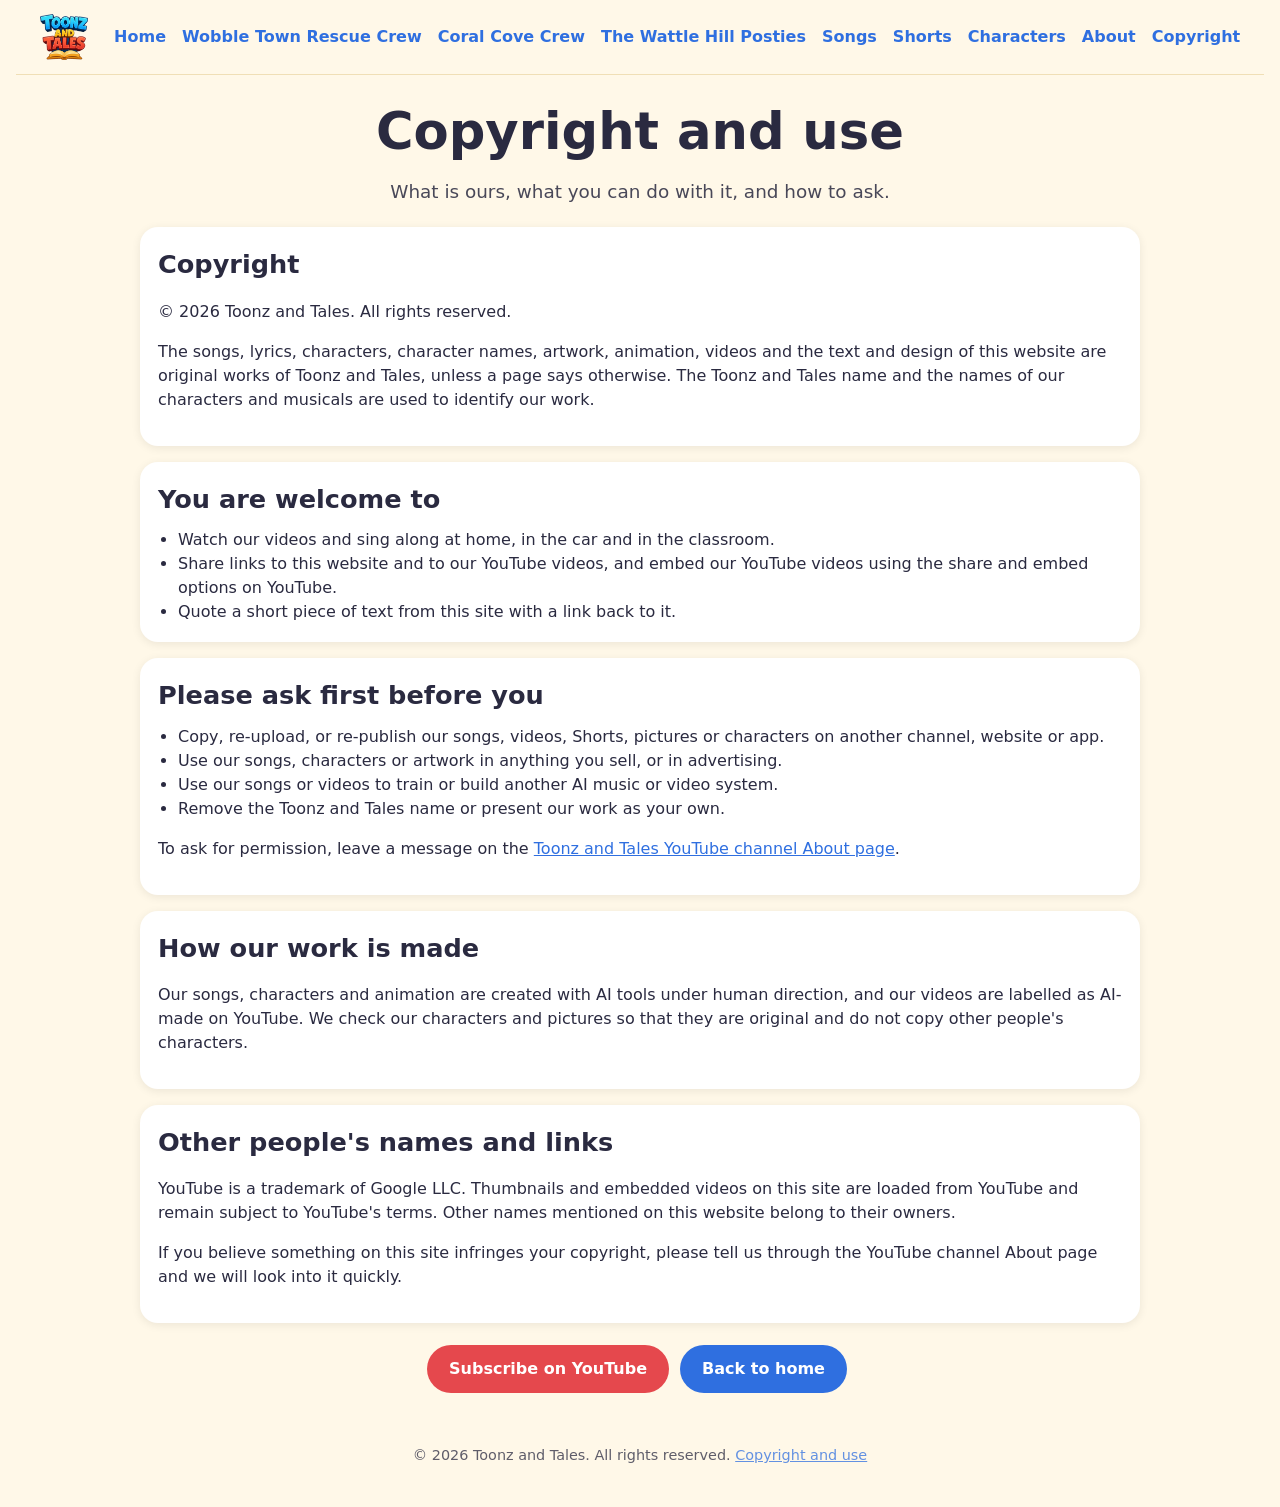
<file: copyright/index.html>
<!doctype html>
<html lang="en">
<head>
<meta charset="utf-8">
<meta name="viewport" content="width=device-width, initial-scale=1">
<title>Copyright and Use | Toonz and Tales</title>
<meta name="description" content="Copyright notice and permitted use for Toonz and Tales songs, characters, artwork and videos. All rights reserved.">
<link rel="canonical" href="https://toonzandtales.github.io/copyright/">
<meta name="robots" content="index,follow,max-image-preview:large,max-video-preview:-1">
<meta property="og:type" content="website">
<meta property="og:title" content="Copyright and Use | Toonz and Tales">
<meta property="og:description" content="Copyright notice and permitted use for Toonz and Tales songs, characters, artwork and videos. All rights reserved.">
<meta property="og:url" content="https://toonzandtales.github.io/copyright/">
<meta property="og:image" content="https://toonzandtales.github.io/crew.jpg">
<meta name="twitter:card" content="summary_large_image">
<link rel="icon" type="image/png" sizes="192x192" href="/favicon.png">
<link rel="icon" href="/favicon.ico" sizes="any">
<link rel="apple-touch-icon" href="/apple-touch-icon.png">
<link rel="stylesheet" href="/style.css">
<script type="application/ld+json">[{"@context":"https://schema.org","@type":"BreadcrumbList","itemListElement":[{"@type":"ListItem","position":1,"name":"Toonz and Tales","item":"https://toonzandtales.github.io/"},{"@type":"ListItem","position":2,"name":"Copyright and use","item":"https://toonzandtales.github.io/copyright/"}]}]</script>
</head>
<body>
<div class="wrap">
<nav aria-label="Sections"><a class="brand" href="/" aria-label="Toonz and Tales home"><img src="/logo.png" alt="Toonz and Tales"></a><a href="/">Home</a><a href="/wobble-town/">Wobble Town Rescue Crew</a><a href="/coral-cove/">Coral Cove Crew</a><a href="/wattle-hill/">The Wattle Hill Posties</a><a href="/songs/">Songs</a><a href="/shorts/">Shorts</a><a href="/characters/">Characters</a><a href="/about/">About</a><a href="/copyright/" aria-current="page">Copyright</a></nav>
<div class="single">
<header class="pagehead"><h1>Copyright and use</h1><p class="tag">What is ours, what you can do with it, and how to ask.</p></header>
<div class="card"><h2 style="margin-top:0">Copyright</h2><p>&copy; 2026 Toonz and Tales. All rights reserved.</p><p>The songs, lyrics, characters, character names, artwork, animation, videos and the text and design of this website are original works of Toonz and Tales, unless a page says otherwise. The Toonz and Tales name and the names of our characters and musicals are used to identify our work.</p></div><div class="card"><h2 style="margin-top:0">You are welcome to</h2><ul class="crew"><li>Watch our videos and sing along at home, in the car and in the classroom.</li><li>Share links to this website and to our YouTube videos, and embed our YouTube videos using the share and embed options on YouTube.</li><li>Quote a short piece of text from this site with a link back to it.</li></ul></div><div class="card"><h2 style="margin-top:0">Please ask first before you</h2><ul class="crew"><li>Copy, re-upload, or re-publish our songs, videos, Shorts, pictures or characters on another channel, website or app.</li><li>Use our songs, characters or artwork in anything you sell, or in advertising.</li><li>Use our songs or videos to train or build another AI music or video system.</li><li>Remove the Toonz and Tales name or present our work as your own.</li></ul><p>To ask for permission, leave a message on the <a href="https://www.youtube.com/@ToonzAndTales/about" target="_blank" rel="noopener">Toonz and Tales YouTube channel About page</a>.</p></div><div class="card"><h2 style="margin-top:0">How our work is made</h2><p>Our songs, characters and animation are created with AI tools under human direction, and our videos are labelled as AI-made on YouTube. We check our characters and pictures so that they are original and do not copy other people's characters.</p></div><div class="card"><h2 style="margin-top:0">Other people's names and links</h2><p>YouTube is a trademark of Google LLC. Thumbnails and embedded videos on this site are loaded from YouTube and remain subject to YouTube's terms. Other names mentioned on this website belong to their owners.</p><p>If you believe something on this site infringes your copyright, please tell us through the YouTube channel About page and we will look into it quickly.</p></div>
<p style="text-align:center"><a class="btn" href="https://www.youtube.com/@ToonzAndTales?sub_confirmation=1" target="_blank" rel="noopener">Subscribe on YouTube</a> <a class="btn alt" href="/">Back to home</a></p>
</div>
<footer>&copy; 2026 Toonz and Tales. All rights reserved. <a href="/copyright/">Copyright and use</a></footer>
</div>
</body>
</html>
</file>
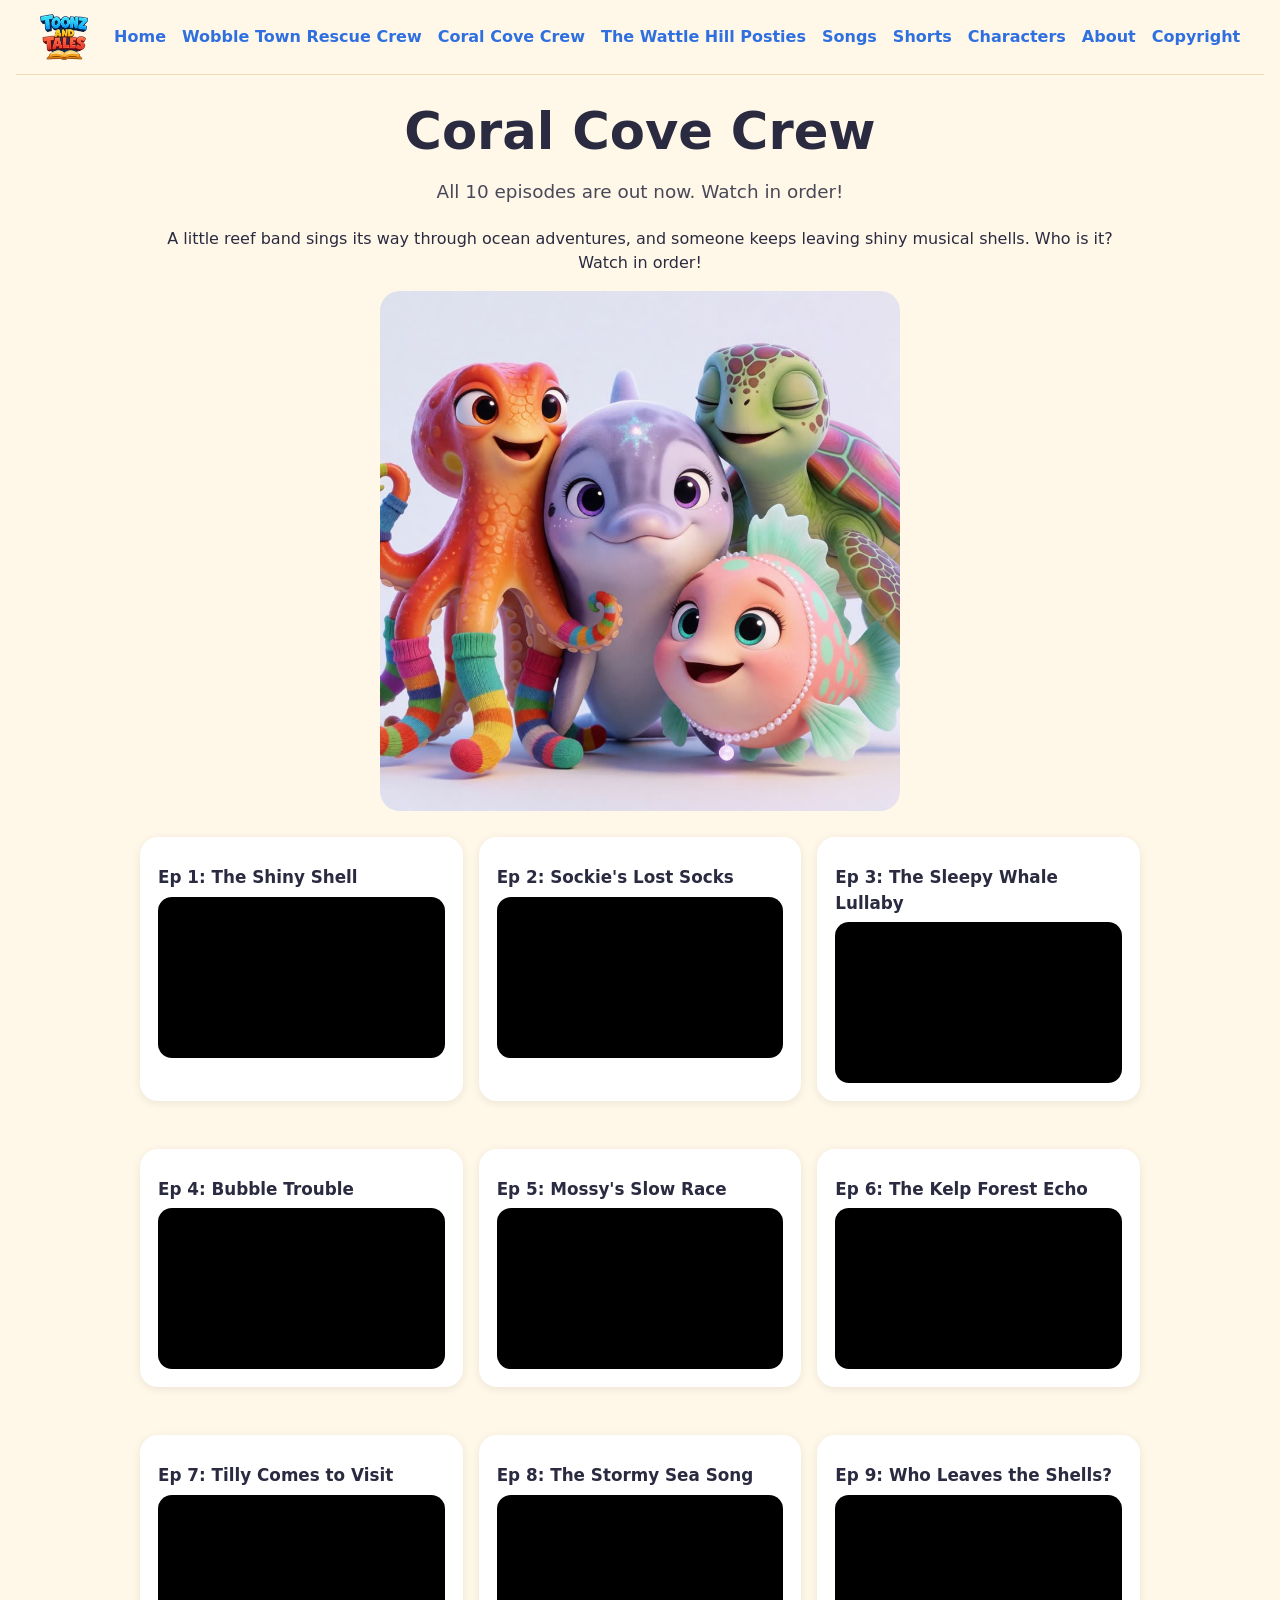
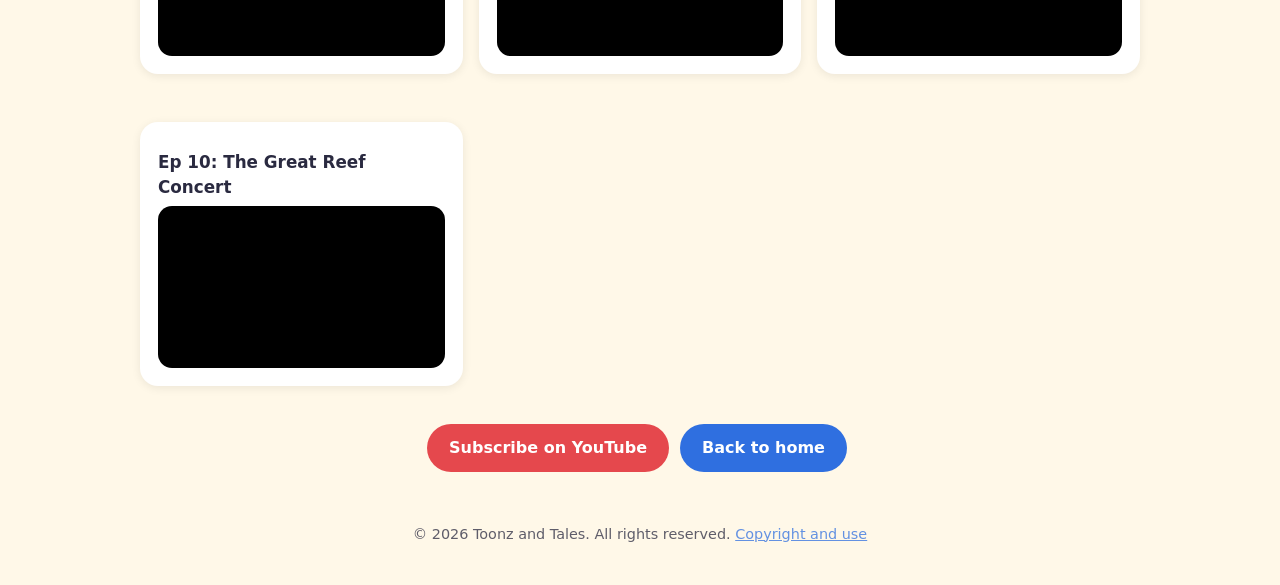
<file: coral-cove/index.html>
<!doctype html>
<html lang="en">
<head>
<meta charset="utf-8">
<meta name="viewport" content="width=device-width, initial-scale=1">
<title>Coral Cove Crew | Weekly Kids Story-Song Musical | Toonz and Tales</title>
<meta name="description" content="A little reef band sings its way through ocean adventures, and someone keeps leaving shiny musical shells. Who is it? Watch in order! All 10 episodes are out now.">
<link rel="canonical" href="https://toonzandtales.github.io/coral-cove/">
<meta name="robots" content="index,follow,max-image-preview:large,max-video-preview:-1">
<meta property="og:type" content="website">
<meta property="og:title" content="Coral Cove Crew | Weekly Kids Story-Song Musical | Toonz and Tales">
<meta property="og:description" content="A little reef band sings its way through ocean adventures, and someone keeps leaving shiny musical shells. Who is it? Watch in order! All 10 episodes are out now.">
<meta property="og:url" content="https://toonzandtales.github.io/coral-cove/">
<meta property="og:image" content="https://toonzandtales.github.io/characters/img/coral-cove-crew.jpg">
<meta name="twitter:card" content="summary_large_image">
<link rel="icon" type="image/png" sizes="192x192" href="/favicon.png">
<link rel="icon" href="/favicon.ico" sizes="any">
<link rel="apple-touch-icon" href="/apple-touch-icon.png">
<link rel="stylesheet" href="/style.css">
<script type="application/ld+json">[{"@context":"https://schema.org","@type":"BreadcrumbList","itemListElement":[{"@type":"ListItem","position":1,"name":"Toonz and Tales","item":"https://toonzandtales.github.io/"},{"@type":"ListItem","position":2,"name":"Coral Cove Crew","item":"https://toonzandtales.github.io/coral-cove/"}]},{"@context":"https://schema.org","@type":"TVSeries","name":"Coral Cove Crew","description":"A little reef band sings its way through ocean adventures, and someone keeps leaving shiny musical shells. Who is it? Watch in order!","url":"https://toonzandtales.github.io/coral-cove/","image":"https://toonzandtales.github.io/characters/img/coral-cove-crew.jpg","genre":"Kids music","numberOfEpisodes":10,"productionCompany":{"@type":"Organization","name":"Toonz and Tales"}},{"@context":"https://schema.org","@type":"VideoObject","name":"Coral Cove Crew, Ep 1: The Shiny Shell","description":"Episode 1 of Coral Cove Crew.","thumbnailUrl":"https://i.ytimg.com/vi/Fs_ZXNLPNmo/hqdefault.jpg","uploadDate":"2026-11-26T05:55:01.736Z","embedUrl":"https://www.youtube.com/embed/Fs_ZXNLPNmo","contentUrl":"https://www.youtube.com/watch?v=Fs_ZXNLPNmo","isFamilyFriendly":true,"publisher":{"@type":"Organization","name":"Toonz and Tales"}},{"@context":"https://schema.org","@type":"VideoObject","name":"Coral Cove Crew, Ep 2: Sockie's Lost Socks","description":"Episode 2 of Coral Cove Crew.","thumbnailUrl":"https://i.ytimg.com/vi/fFOhlFu6A7g/hqdefault.jpg","uploadDate":"2026-11-26T07:20:31.857Z","embedUrl":"https://www.youtube.com/embed/fFOhlFu6A7g","contentUrl":"https://www.youtube.com/watch?v=fFOhlFu6A7g","isFamilyFriendly":true,"publisher":{"@type":"Organization","name":"Toonz and Tales"}},{"@context":"https://schema.org","@type":"VideoObject","name":"Coral Cove Crew, Ep 3: The Sleepy Whale Lullaby","description":"Episode 3 of Coral Cove Crew.","thumbnailUrl":"https://i.ytimg.com/vi/bML307P9cXs/hqdefault.jpg","uploadDate":"2026-11-27T00:54:51.200Z","embedUrl":"https://www.youtube.com/embed/bML307P9cXs","contentUrl":"https://www.youtube.com/watch?v=bML307P9cXs","isFamilyFriendly":true,"publisher":{"@type":"Organization","name":"Toonz and Tales"}},{"@context":"https://schema.org","@type":"VideoObject","name":"Coral Cove Crew, Ep 4: Bubble Trouble","description":"Episode 4 of Coral Cove Crew.","thumbnailUrl":"https://i.ytimg.com/vi/9LSqRh8Xf_M/hqdefault.jpg","uploadDate":"2026-11-26T10:18:10.450Z","embedUrl":"https://www.youtube.com/embed/9LSqRh8Xf_M","contentUrl":"https://www.youtube.com/watch?v=9LSqRh8Xf_M","isFamilyFriendly":true,"publisher":{"@type":"Organization","name":"Toonz and Tales"}},{"@context":"https://schema.org","@type":"VideoObject","name":"Coral Cove Crew, Ep 5: Mossy's Slow Race","description":"Episode 5 of Coral Cove Crew.","thumbnailUrl":"https://i.ytimg.com/vi/Mb8L5OPQTbo/hqdefault.jpg","uploadDate":"2026-11-27T02:21:45.336Z","embedUrl":"https://www.youtube.com/embed/Mb8L5OPQTbo","contentUrl":"https://www.youtube.com/watch?v=Mb8L5OPQTbo","isFamilyFriendly":true,"publisher":{"@type":"Organization","name":"Toonz and Tales"}},{"@context":"https://schema.org","@type":"VideoObject","name":"Coral Cove Crew, Ep 6: The Kelp Forest Echo","description":"Episode 6 of Coral Cove Crew.","thumbnailUrl":"https://i.ytimg.com/vi/kY9aLu0kCXI/hqdefault.jpg","uploadDate":"2026-11-26T11:48:39.787Z","embedUrl":"https://www.youtube.com/embed/kY9aLu0kCXI","contentUrl":"https://www.youtube.com/watch?v=kY9aLu0kCXI","isFamilyFriendly":true,"publisher":{"@type":"Organization","name":"Toonz and Tales"}},{"@context":"https://schema.org","@type":"VideoObject","name":"Coral Cove Crew, Ep 7: Tilly Comes to Visit","description":"Episode 7 of Coral Cove Crew.","thumbnailUrl":"https://i.ytimg.com/vi/qDb-1V7A5To/hqdefault.jpg","uploadDate":"2026-11-27T03:45:58.244Z","embedUrl":"https://www.youtube.com/embed/qDb-1V7A5To","contentUrl":"https://www.youtube.com/watch?v=qDb-1V7A5To","isFamilyFriendly":true,"publisher":{"@type":"Organization","name":"Toonz and Tales"}},{"@context":"https://schema.org","@type":"VideoObject","name":"Coral Cove Crew, Ep 8: The Stormy Sea Song","description":"Episode 8 of Coral Cove Crew.","thumbnailUrl":"https://i.ytimg.com/vi/YvOQ7xKvDCI/hqdefault.jpg","uploadDate":"2026-11-26T13:21:00.159Z","embedUrl":"https://www.youtube.com/embed/YvOQ7xKvDCI","contentUrl":"https://www.youtube.com/watch?v=YvOQ7xKvDCI","isFamilyFriendly":true,"publisher":{"@type":"Organization","name":"Toonz and Tales"}},{"@context":"https://schema.org","@type":"VideoObject","name":"Coral Cove Crew, Ep 9: Who Leaves the Shells?","description":"Episode 9 of Coral Cove Crew.","thumbnailUrl":"https://i.ytimg.com/vi/bkOdQZMfegM/hqdefault.jpg","uploadDate":"2026-11-27T05:21:27.855Z","embedUrl":"https://www.youtube.com/embed/bkOdQZMfegM","contentUrl":"https://www.youtube.com/watch?v=bkOdQZMfegM","isFamilyFriendly":true,"publisher":{"@type":"Organization","name":"Toonz and Tales"}},{"@context":"https://schema.org","@type":"VideoObject","name":"Coral Cove Crew, Ep 10: The Great Reef Concert","description":"Episode 10 of Coral Cove Crew.","thumbnailUrl":"https://i.ytimg.com/vi/_S3hdi95l1U/hqdefault.jpg","uploadDate":"2026-11-27T06:46:31.660Z","embedUrl":"https://www.youtube.com/embed/_S3hdi95l1U","contentUrl":"https://www.youtube.com/watch?v=_S3hdi95l1U","isFamilyFriendly":true,"publisher":{"@type":"Organization","name":"Toonz and Tales"}}]</script>
</head>
<body>
<div class="wrap">
<nav aria-label="Sections"><a class="brand" href="/" aria-label="Toonz and Tales home"><img src="/logo.png" alt="Toonz and Tales"></a><a href="/">Home</a><a href="/wobble-town/">Wobble Town Rescue Crew</a><a href="/coral-cove/" aria-current="page">Coral Cove Crew</a><a href="/wattle-hill/">The Wattle Hill Posties</a><a href="/songs/">Songs</a><a href="/shorts/">Shorts</a><a href="/characters/">Characters</a><a href="/about/">About</a><a href="/copyright/">Copyright</a></nav>
<div class="single">
<header class="pagehead"><h1>Coral Cove Crew</h1><p class="tag">All 10 episodes are out now. Watch in order!</p></header>
<p style="text-align:center">A little reef band sings its way through ocean adventures, and someone keeps leaving shiny musical shells. Who is it? Watch in order!</p><img src="/characters/img/coral-cove-crew.jpg" alt="The Coral Cove Crew cast" style="width:100%;max-width:520px;border-radius:20px;display:block;margin:10px auto"><div class="grid"><div class="card" data-id="Fs_ZXNLPNmo" data-at="1795766400000"><h3>Ep 1: The Shiny Shell</h3><div class="frame"><iframe src="https://www.youtube-nocookie.com/embed/Fs_ZXNLPNmo" title="Ep 1: The Shiny Shell" loading="lazy" allowfullscreen></iframe></div></div><div class="card" data-id="fFOhlFu6A7g" data-at="1795766400000"><h3>Ep 2: Sockie's Lost Socks</h3><div class="frame"><iframe src="https://www.youtube-nocookie.com/embed/fFOhlFu6A7g" title="Ep 2: Sockie's Lost Socks" loading="lazy" allowfullscreen></iframe></div></div><div class="card" data-id="bML307P9cXs" data-at="1795766400000"><h3>Ep 3: The Sleepy Whale Lullaby</h3><div class="frame"><iframe src="https://www.youtube-nocookie.com/embed/bML307P9cXs" title="Ep 3: The Sleepy Whale Lullaby" loading="lazy" allowfullscreen></iframe></div></div><div class="card" data-id="9LSqRh8Xf_M" data-at="1795766400000"><h3>Ep 4: Bubble Trouble</h3><div class="frame"><iframe src="https://www.youtube-nocookie.com/embed/9LSqRh8Xf_M" title="Ep 4: Bubble Trouble" loading="lazy" allowfullscreen></iframe></div></div><div class="card" data-id="Mb8L5OPQTbo" data-at="1795766400000"><h3>Ep 5: Mossy's Slow Race</h3><div class="frame"><iframe src="https://www.youtube-nocookie.com/embed/Mb8L5OPQTbo" title="Ep 5: Mossy's Slow Race" loading="lazy" allowfullscreen></iframe></div></div><div class="card" data-id="kY9aLu0kCXI" data-at="1795766400000"><h3>Ep 6: The Kelp Forest Echo</h3><div class="frame"><iframe src="https://www.youtube-nocookie.com/embed/kY9aLu0kCXI" title="Ep 6: The Kelp Forest Echo" loading="lazy" allowfullscreen></iframe></div></div><div class="card" data-id="qDb-1V7A5To" data-at="1795766400000"><h3>Ep 7: Tilly Comes to Visit</h3><div class="frame"><iframe src="https://www.youtube-nocookie.com/embed/qDb-1V7A5To" title="Ep 7: Tilly Comes to Visit" loading="lazy" allowfullscreen></iframe></div></div><div class="card" data-id="YvOQ7xKvDCI" data-at="1795766400000"><h3>Ep 8: The Stormy Sea Song</h3><div class="frame"><iframe src="https://www.youtube-nocookie.com/embed/YvOQ7xKvDCI" title="Ep 8: The Stormy Sea Song" loading="lazy" allowfullscreen></iframe></div></div><div class="card" data-id="bkOdQZMfegM" data-at="1795766400000"><h3>Ep 9: Who Leaves the Shells?</h3><div class="frame"><iframe src="https://www.youtube-nocookie.com/embed/bkOdQZMfegM" title="Ep 9: Who Leaves the Shells?" loading="lazy" allowfullscreen></iframe></div></div><div class="card" data-id="_S3hdi95l1U" data-at="1795766400000"><h3>Ep 10: The Great Reef Concert</h3><div class="frame"><iframe src="https://www.youtube-nocookie.com/embed/_S3hdi95l1U" title="Ep 10: The Great Reef Concert" loading="lazy" allowfullscreen></iframe></div></div></div><script>document.querySelectorAll('.card[data-id]').forEach(function(c){var t=+c.dataset.at;if(Date.now()>=t&&!c.querySelector('iframe')){var s=c.querySelector('.soon');if(s){var f=document.createElement('div');f.className='frame';f.innerHTML='<iframe src="https://www.youtube-nocookie.com/embed/'+c.dataset.id+'" title="" loading="lazy" allowfullscreen></iframe>';s.replaceWith(f);}}});</script>
<p style="text-align:center"><a class="btn" href="https://www.youtube.com/@ToonzAndTales?sub_confirmation=1" target="_blank" rel="noopener">Subscribe on YouTube</a> <a class="btn alt" href="/">Back to home</a></p>
</div>
<footer>&copy; 2026 Toonz and Tales. All rights reserved. <a href="/copyright/">Copyright and use</a></footer>
</div>
</body>
</html>
</file>
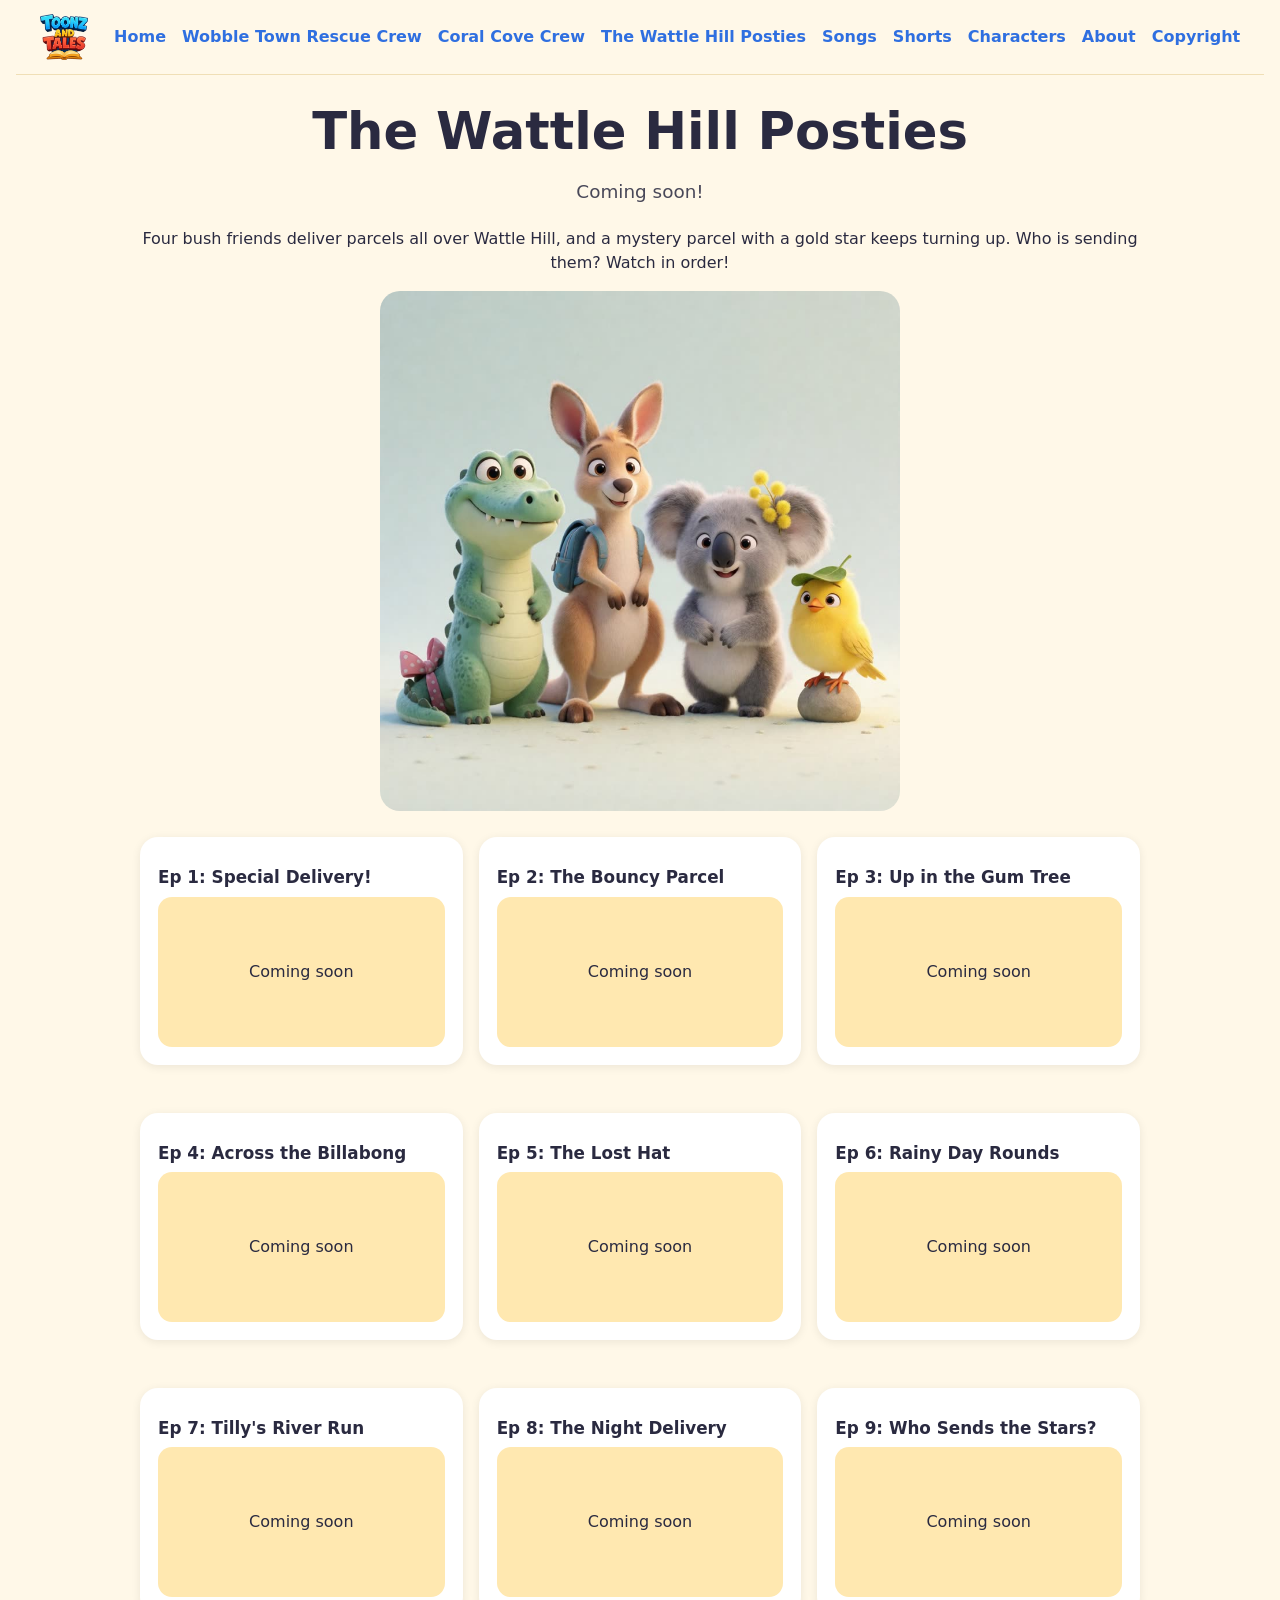
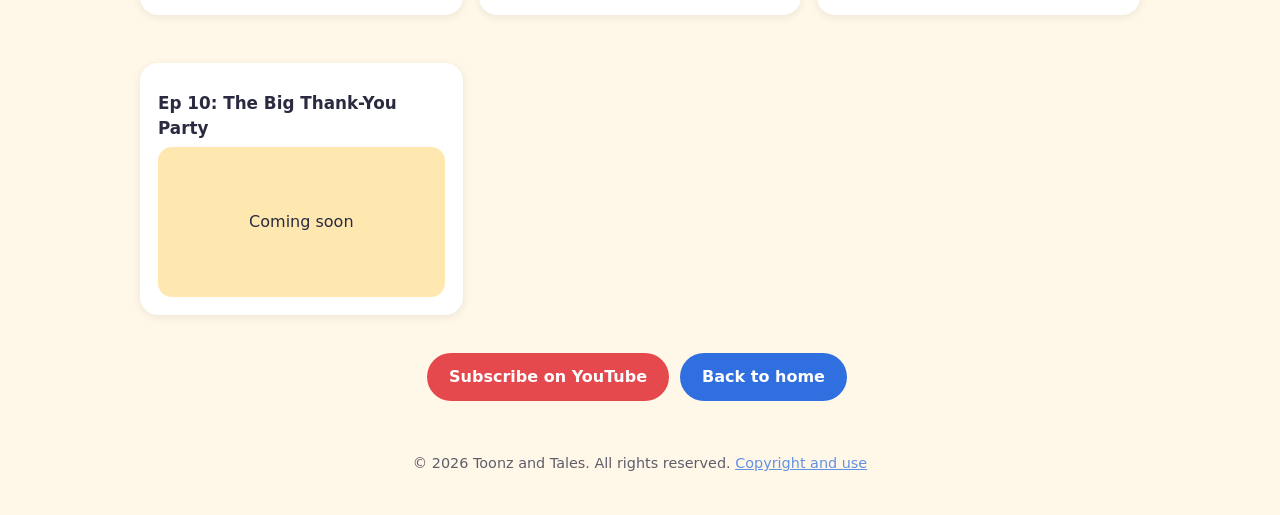
<file: wattle-hill/index.html>
<!doctype html>
<html lang="en">
<head>
<meta charset="utf-8">
<meta name="viewport" content="width=device-width, initial-scale=1">
<title>The Wattle Hill Posties | Weekly Kids Story-Song Musical | Toonz and Tales</title>
<meta name="description" content="Four bush friends deliver parcels all over Wattle Hill, and a mystery parcel with a gold star keeps turning up. Who is sending them? Watch in order! Coming soon.">
<link rel="canonical" href="https://toonzandtales.github.io/wattle-hill/">
<meta name="robots" content="index,follow,max-image-preview:large,max-video-preview:-1">
<meta property="og:type" content="website">
<meta property="og:title" content="The Wattle Hill Posties | Weekly Kids Story-Song Musical | Toonz and Tales">
<meta property="og:description" content="Four bush friends deliver parcels all over Wattle Hill, and a mystery parcel with a gold star keeps turning up. Who is sending them? Watch in order! Coming soon.">
<meta property="og:url" content="https://toonzandtales.github.io/wattle-hill/">
<meta property="og:image" content="https://toonzandtales.github.io/characters/img/wattle-hill-crew.jpg">
<meta name="twitter:card" content="summary_large_image">
<link rel="icon" type="image/png" sizes="192x192" href="/favicon.png">
<link rel="icon" href="/favicon.ico" sizes="any">
<link rel="apple-touch-icon" href="/apple-touch-icon.png">
<link rel="stylesheet" href="/style.css">
<script type="application/ld+json">[{"@context":"https://schema.org","@type":"BreadcrumbList","itemListElement":[{"@type":"ListItem","position":1,"name":"Toonz and Tales","item":"https://toonzandtales.github.io/"},{"@type":"ListItem","position":2,"name":"The Wattle Hill Posties","item":"https://toonzandtales.github.io/wattle-hill/"}]},{"@context":"https://schema.org","@type":"TVSeries","name":"The Wattle Hill Posties","description":"Four bush friends deliver parcels all over Wattle Hill, and a mystery parcel with a gold star keeps turning up. Who is sending them? Watch in order!","url":"https://toonzandtales.github.io/wattle-hill/","image":"https://toonzandtales.github.io/characters/img/wattle-hill-crew.jpg","genre":"Kids music","numberOfEpisodes":10,"productionCompany":{"@type":"Organization","name":"Toonz and Tales"}}]</script>
</head>
<body>
<div class="wrap">
<nav aria-label="Sections"><a class="brand" href="/" aria-label="Toonz and Tales home"><img src="/logo.png" alt="Toonz and Tales"></a><a href="/">Home</a><a href="/wobble-town/">Wobble Town Rescue Crew</a><a href="/coral-cove/">Coral Cove Crew</a><a href="/wattle-hill/" aria-current="page">The Wattle Hill Posties</a><a href="/songs/">Songs</a><a href="/shorts/">Shorts</a><a href="/characters/">Characters</a><a href="/about/">About</a><a href="/copyright/">Copyright</a></nav>
<div class="single">
<header class="pagehead"><h1>The Wattle Hill Posties</h1><p class="tag">Coming soon!</p></header>
<p style="text-align:center">Four bush friends deliver parcels all over Wattle Hill, and a mystery parcel with a gold star keeps turning up. Who is sending them? Watch in order!</p><img src="/characters/img/wattle-hill-crew.jpg" alt="The The Wattle Hill Posties cast" style="width:100%;max-width:520px;border-radius:20px;display:block;margin:10px auto"><div class="grid"><div class="card" ><h3>Ep 1: Special Delivery!</h3><div class="soon">Coming soon</div></div><div class="card" ><h3>Ep 2: The Bouncy Parcel</h3><div class="soon">Coming soon</div></div><div class="card" ><h3>Ep 3: Up in the Gum Tree</h3><div class="soon">Coming soon</div></div><div class="card" ><h3>Ep 4: Across the Billabong</h3><div class="soon">Coming soon</div></div><div class="card" ><h3>Ep 5: The Lost Hat</h3><div class="soon">Coming soon</div></div><div class="card" ><h3>Ep 6: Rainy Day Rounds</h3><div class="soon">Coming soon</div></div><div class="card" ><h3>Ep 7: Tilly's River Run</h3><div class="soon">Coming soon</div></div><div class="card" ><h3>Ep 8: The Night Delivery</h3><div class="soon">Coming soon</div></div><div class="card" ><h3>Ep 9: Who Sends the Stars?</h3><div class="soon">Coming soon</div></div><div class="card" ><h3>Ep 10: The Big Thank-You Party</h3><div class="soon">Coming soon</div></div></div><script>document.querySelectorAll('.card[data-id]').forEach(function(c){var t=+c.dataset.at;if(Date.now()>=t&&!c.querySelector('iframe')){var s=c.querySelector('.soon');if(s){var f=document.createElement('div');f.className='frame';f.innerHTML='<iframe src="https://www.youtube-nocookie.com/embed/'+c.dataset.id+'" title="" loading="lazy" allowfullscreen></iframe>';s.replaceWith(f);}}});</script>
<p style="text-align:center"><a class="btn" href="https://www.youtube.com/@ToonzAndTales?sub_confirmation=1" target="_blank" rel="noopener">Subscribe on YouTube</a> <a class="btn alt" href="/">Back to home</a></p>
</div>
<footer>&copy; 2026 Toonz and Tales. All rights reserved. <a href="/copyright/">Copyright and use</a></footer>
</div>
</body>
</html>
</file>
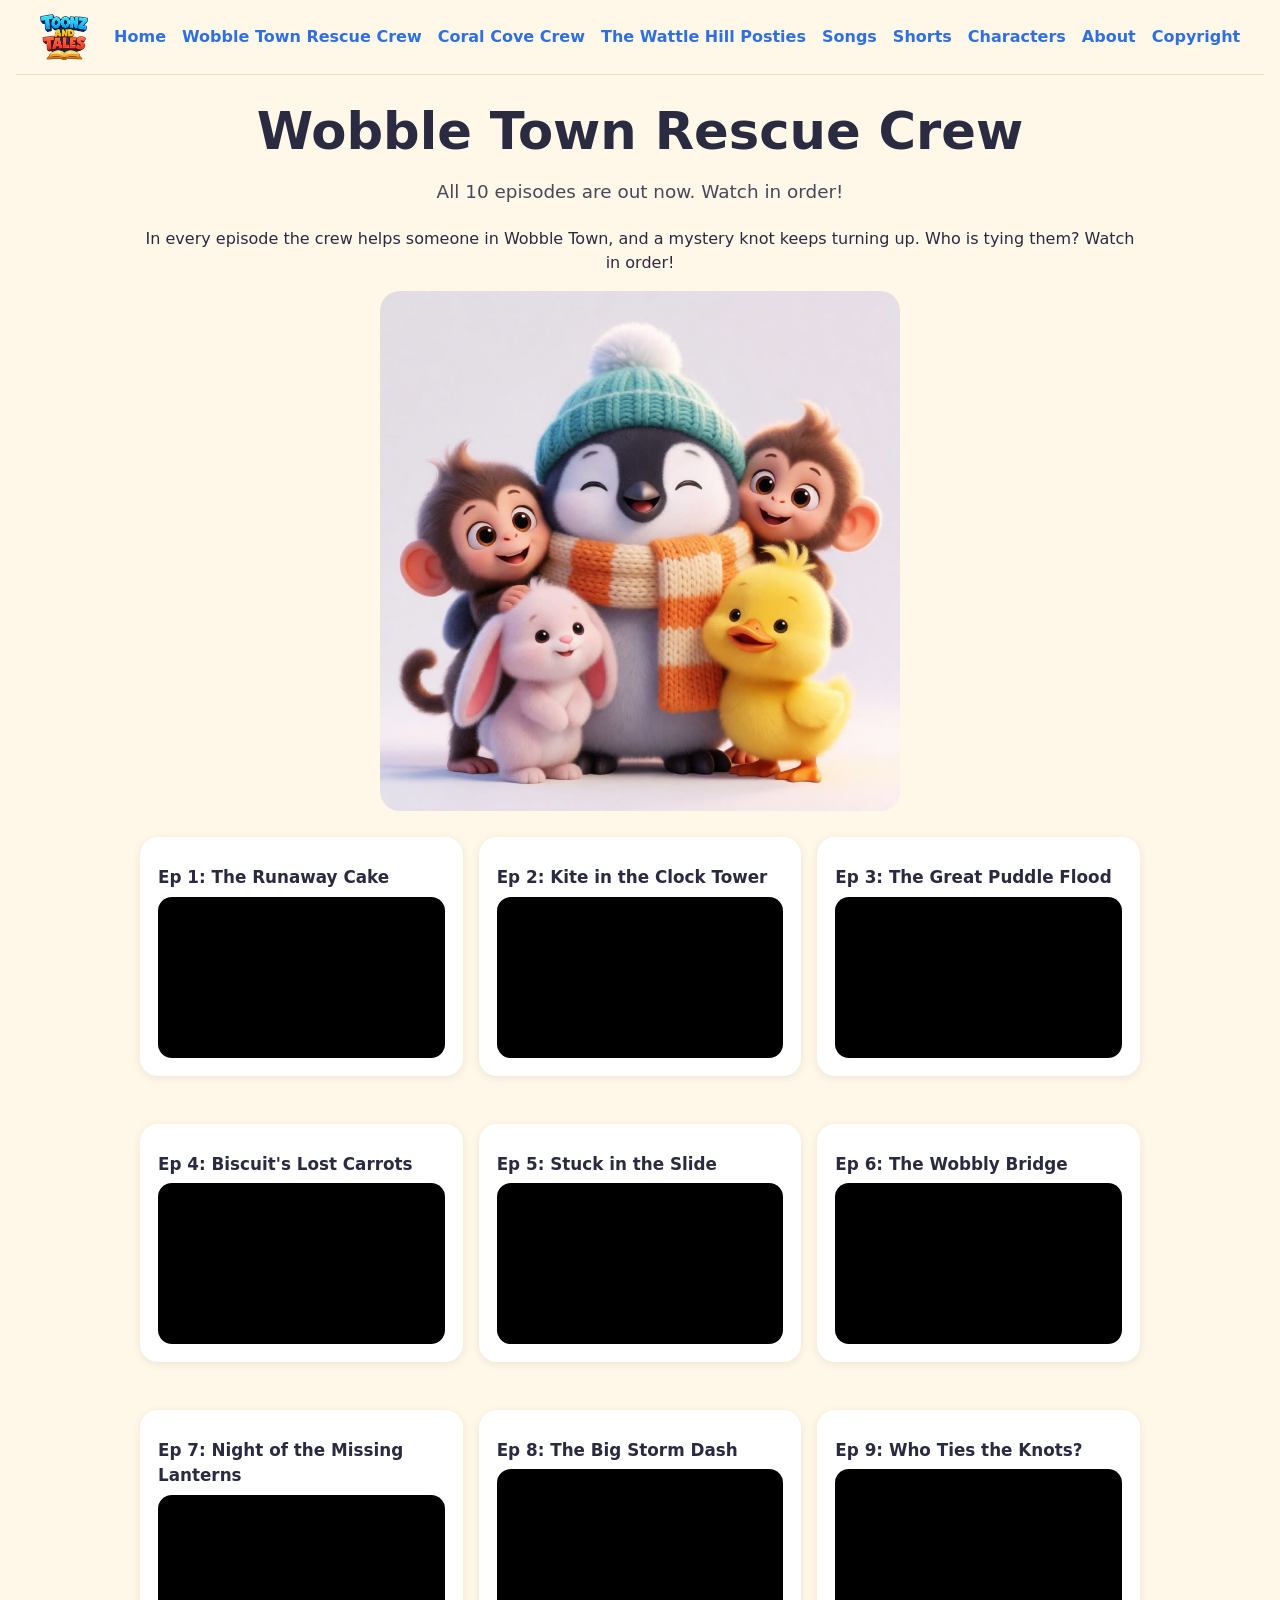
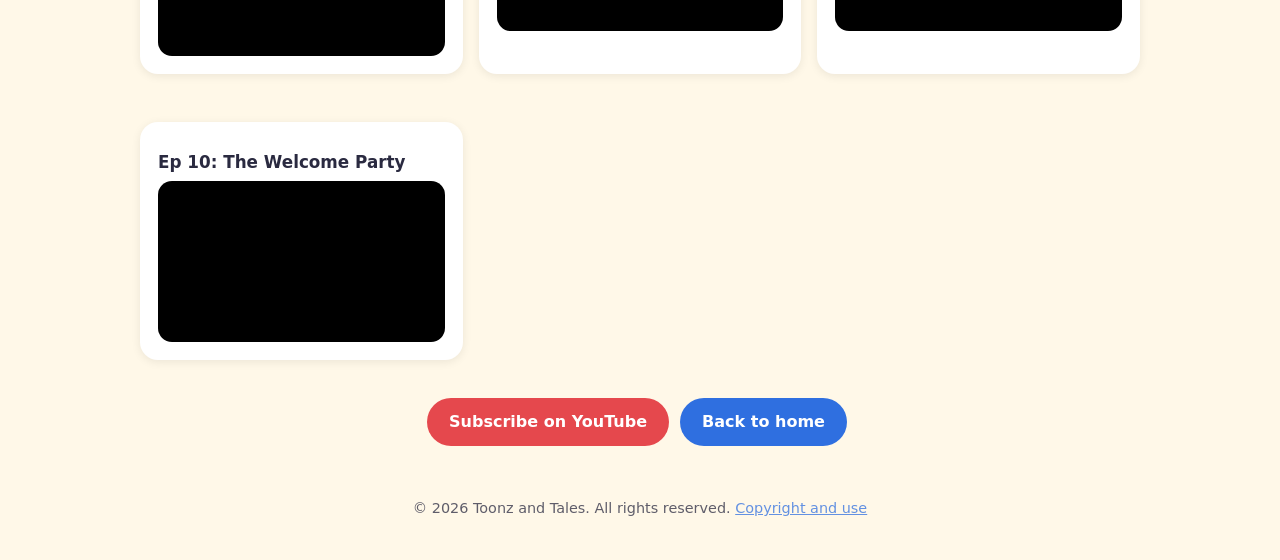
<file: wobble-town/index.html>
<!doctype html>
<html lang="en">
<head>
<meta charset="utf-8">
<meta name="viewport" content="width=device-width, initial-scale=1">
<title>Wobble Town Rescue Crew | Weekly Kids Story-Song Musical | Toonz and Tales</title>
<meta name="description" content="In every episode the crew helps someone in Wobble Town, and a mystery knot keeps turning up. Who is tying them? Watch in order! All 10 episodes are out now.">
<link rel="canonical" href="https://toonzandtales.github.io/wobble-town/">
<meta name="robots" content="index,follow,max-image-preview:large,max-video-preview:-1">
<meta property="og:type" content="website">
<meta property="og:title" content="Wobble Town Rescue Crew | Weekly Kids Story-Song Musical | Toonz and Tales">
<meta property="og:description" content="In every episode the crew helps someone in Wobble Town, and a mystery knot keeps turning up. Who is tying them? Watch in order! All 10 episodes are out now.">
<meta property="og:url" content="https://toonzandtales.github.io/wobble-town/">
<meta property="og:image" content="https://toonzandtales.github.io/characters/img/fizzle-and-friends.jpg">
<meta name="twitter:card" content="summary_large_image">
<link rel="icon" type="image/png" sizes="192x192" href="/favicon.png">
<link rel="icon" href="/favicon.ico" sizes="any">
<link rel="apple-touch-icon" href="/apple-touch-icon.png">
<link rel="stylesheet" href="/style.css">
<script type="application/ld+json">[{"@context":"https://schema.org","@type":"BreadcrumbList","itemListElement":[{"@type":"ListItem","position":1,"name":"Toonz and Tales","item":"https://toonzandtales.github.io/"},{"@type":"ListItem","position":2,"name":"Wobble Town Rescue Crew","item":"https://toonzandtales.github.io/wobble-town/"}]},{"@context":"https://schema.org","@type":"TVSeries","name":"Wobble Town Rescue Crew","description":"In every episode the crew helps someone in Wobble Town, and a mystery knot keeps turning up. Who is tying them? Watch in order!","url":"https://toonzandtales.github.io/wobble-town/","image":"https://toonzandtales.github.io/characters/img/fizzle-and-friends.jpg","genre":"Kids music","numberOfEpisodes":10,"productionCompany":{"@type":"Organization","name":"Toonz and Tales"}},{"@context":"https://schema.org","@type":"VideoObject","name":"Wobble Town Rescue Crew, Ep 1: The Runaway Cake","description":"Episode 1 of Wobble Town Rescue Crew.","thumbnailUrl":"https://i.ytimg.com/vi/CPR_nVhjciA/hqdefault.jpg","uploadDate":"2026-11-25T05:24:04.657Z","embedUrl":"https://www.youtube.com/embed/CPR_nVhjciA","contentUrl":"https://www.youtube.com/watch?v=CPR_nVhjciA","isFamilyFriendly":true,"publisher":{"@type":"Organization","name":"Toonz and Tales"}},{"@context":"https://schema.org","@type":"VideoObject","name":"Wobble Town Rescue Crew, Ep 2: Kite in the Clock Tower","description":"Episode 2 of Wobble Town Rescue Crew.","thumbnailUrl":"https://i.ytimg.com/vi/EFDD4lKEcRw/hqdefault.jpg","uploadDate":"2026-11-25T07:58:04.552Z","embedUrl":"https://www.youtube.com/embed/EFDD4lKEcRw","contentUrl":"https://www.youtube.com/watch?v=EFDD4lKEcRw","isFamilyFriendly":true,"publisher":{"@type":"Organization","name":"Toonz and Tales"}},{"@context":"https://schema.org","@type":"VideoObject","name":"Wobble Town Rescue Crew, Ep 3: The Great Puddle Flood","description":"Episode 3 of Wobble Town Rescue Crew.","thumbnailUrl":"https://i.ytimg.com/vi/o8t3OgO5hTk/hqdefault.jpg","uploadDate":"2026-11-25T13:39:44.914Z","embedUrl":"https://www.youtube.com/embed/o8t3OgO5hTk","contentUrl":"https://www.youtube.com/watch?v=o8t3OgO5hTk","isFamilyFriendly":true,"publisher":{"@type":"Organization","name":"Toonz and Tales"}},{"@context":"https://schema.org","@type":"VideoObject","name":"Wobble Town Rescue Crew, Ep 4: Biscuit's Lost Carrots","description":"Episode 4 of Wobble Town Rescue Crew.","thumbnailUrl":"https://i.ytimg.com/vi/JD1Y1QCQhE8/hqdefault.jpg","uploadDate":"2026-11-25T15:15:53.430Z","embedUrl":"https://www.youtube.com/embed/JD1Y1QCQhE8","contentUrl":"https://www.youtube.com/watch?v=JD1Y1QCQhE8","isFamilyFriendly":true,"publisher":{"@type":"Organization","name":"Toonz and Tales"}},{"@context":"https://schema.org","@type":"VideoObject","name":"Wobble Town Rescue Crew, Ep 5: Stuck in the Slide","description":"Episode 5 of Wobble Town Rescue Crew.","thumbnailUrl":"https://i.ytimg.com/vi/JOqmZbG6F6w/hqdefault.jpg","uploadDate":"2026-11-25T17:01:57.436Z","embedUrl":"https://www.youtube.com/embed/JOqmZbG6F6w","contentUrl":"https://www.youtube.com/watch?v=JOqmZbG6F6w","isFamilyFriendly":true,"publisher":{"@type":"Organization","name":"Toonz and Tales"}},{"@context":"https://schema.org","@type":"VideoObject","name":"Wobble Town Rescue Crew, Ep 6: The Wobbly Bridge","description":"Episode 6 of Wobble Town Rescue Crew.","thumbnailUrl":"https://i.ytimg.com/vi/GDl3bzOwZBI/hqdefault.jpg","uploadDate":"2026-11-25T18:57:53.210Z","embedUrl":"https://www.youtube.com/embed/GDl3bzOwZBI","contentUrl":"https://www.youtube.com/watch?v=GDl3bzOwZBI","isFamilyFriendly":true,"publisher":{"@type":"Organization","name":"Toonz and Tales"}},{"@context":"https://schema.org","@type":"VideoObject","name":"Wobble Town Rescue Crew, Ep 7: Night of the Missing Lanterns","description":"Episode 7 of Wobble Town Rescue Crew.","thumbnailUrl":"https://i.ytimg.com/vi/JFFq_adfF-s/hqdefault.jpg","uploadDate":"2026-11-25T20:38:36.134Z","embedUrl":"https://www.youtube.com/embed/JFFq_adfF-s","contentUrl":"https://www.youtube.com/watch?v=JFFq_adfF-s","isFamilyFriendly":true,"publisher":{"@type":"Organization","name":"Toonz and Tales"}},{"@context":"https://schema.org","@type":"VideoObject","name":"Wobble Town Rescue Crew, Ep 8: The Big Storm Dash","description":"Episode 8 of Wobble Town Rescue Crew.","thumbnailUrl":"https://i.ytimg.com/vi/PeYBXAt1AbM/hqdefault.jpg","uploadDate":"2026-11-25T22:54:16.716Z","embedUrl":"https://www.youtube.com/embed/PeYBXAt1AbM","contentUrl":"https://www.youtube.com/watch?v=PeYBXAt1AbM","isFamilyFriendly":true,"publisher":{"@type":"Organization","name":"Toonz and Tales"}},{"@context":"https://schema.org","@type":"VideoObject","name":"Wobble Town Rescue Crew, Ep 9: Who Ties the Knots?","description":"Episode 9 of Wobble Town Rescue Crew.","thumbnailUrl":"https://i.ytimg.com/vi/IuHzzAuGcpc/hqdefault.jpg","uploadDate":"2026-11-26T00:21:14.326Z","embedUrl":"https://www.youtube.com/embed/IuHzzAuGcpc","contentUrl":"https://www.youtube.com/watch?v=IuHzzAuGcpc","isFamilyFriendly":true,"publisher":{"@type":"Organization","name":"Toonz and Tales"}},{"@context":"https://schema.org","@type":"VideoObject","name":"Wobble Town Rescue Crew, Ep 10: The Welcome Party","description":"Episode 10 of Wobble Town Rescue Crew.","thumbnailUrl":"https://i.ytimg.com/vi/DpkogDtFCg0/hqdefault.jpg","uploadDate":"2026-11-26T01:57:59.614Z","embedUrl":"https://www.youtube.com/embed/DpkogDtFCg0","contentUrl":"https://www.youtube.com/watch?v=DpkogDtFCg0","isFamilyFriendly":true,"publisher":{"@type":"Organization","name":"Toonz and Tales"}}]</script>
</head>
<body>
<div class="wrap">
<nav aria-label="Sections"><a class="brand" href="/" aria-label="Toonz and Tales home"><img src="/logo.png" alt="Toonz and Tales"></a><a href="/">Home</a><a href="/wobble-town/" aria-current="page">Wobble Town Rescue Crew</a><a href="/coral-cove/">Coral Cove Crew</a><a href="/wattle-hill/">The Wattle Hill Posties</a><a href="/songs/">Songs</a><a href="/shorts/">Shorts</a><a href="/characters/">Characters</a><a href="/about/">About</a><a href="/copyright/">Copyright</a></nav>
<div class="single">
<header class="pagehead"><h1>Wobble Town Rescue Crew</h1><p class="tag">All 10 episodes are out now. Watch in order!</p></header>
<p style="text-align:center">In every episode the crew helps someone in Wobble Town, and a mystery knot keeps turning up. Who is tying them? Watch in order!</p><img src="/characters/img/fizzle-and-friends.jpg" alt="The Wobble Town Rescue Crew cast" style="width:100%;max-width:520px;border-radius:20px;display:block;margin:10px auto"><div class="grid"><div class="card" data-id="CPR_nVhjciA" data-at="1795759200000"><h3>Ep 1: The Runaway Cake</h3><div class="frame"><iframe src="https://www.youtube-nocookie.com/embed/CPR_nVhjciA" title="Ep 1: The Runaway Cake" loading="lazy" allowfullscreen></iframe></div></div><div class="card" data-id="EFDD4lKEcRw" data-at="1795759200000"><h3>Ep 2: Kite in the Clock Tower</h3><div class="frame"><iframe src="https://www.youtube-nocookie.com/embed/EFDD4lKEcRw" title="Ep 2: Kite in the Clock Tower" loading="lazy" allowfullscreen></iframe></div></div><div class="card" data-id="o8t3OgO5hTk" data-at="1795759200000"><h3>Ep 3: The Great Puddle Flood</h3><div class="frame"><iframe src="https://www.youtube-nocookie.com/embed/o8t3OgO5hTk" title="Ep 3: The Great Puddle Flood" loading="lazy" allowfullscreen></iframe></div></div><div class="card" data-id="JD1Y1QCQhE8" data-at="1795759200000"><h3>Ep 4: Biscuit's Lost Carrots</h3><div class="frame"><iframe src="https://www.youtube-nocookie.com/embed/JD1Y1QCQhE8" title="Ep 4: Biscuit's Lost Carrots" loading="lazy" allowfullscreen></iframe></div></div><div class="card" data-id="JOqmZbG6F6w" data-at="1795759200000"><h3>Ep 5: Stuck in the Slide</h3><div class="frame"><iframe src="https://www.youtube-nocookie.com/embed/JOqmZbG6F6w" title="Ep 5: Stuck in the Slide" loading="lazy" allowfullscreen></iframe></div></div><div class="card" data-id="GDl3bzOwZBI" data-at="1795759200000"><h3>Ep 6: The Wobbly Bridge</h3><div class="frame"><iframe src="https://www.youtube-nocookie.com/embed/GDl3bzOwZBI" title="Ep 6: The Wobbly Bridge" loading="lazy" allowfullscreen></iframe></div></div><div class="card" data-id="JFFq_adfF-s" data-at="1795759200000"><h3>Ep 7: Night of the Missing Lanterns</h3><div class="frame"><iframe src="https://www.youtube-nocookie.com/embed/JFFq_adfF-s" title="Ep 7: Night of the Missing Lanterns" loading="lazy" allowfullscreen></iframe></div></div><div class="card" data-id="PeYBXAt1AbM" data-at="1795759200000"><h3>Ep 8: The Big Storm Dash</h3><div class="frame"><iframe src="https://www.youtube-nocookie.com/embed/PeYBXAt1AbM" title="Ep 8: The Big Storm Dash" loading="lazy" allowfullscreen></iframe></div></div><div class="card" data-id="IuHzzAuGcpc" data-at="1795759200000"><h3>Ep 9: Who Ties the Knots?</h3><div class="frame"><iframe src="https://www.youtube-nocookie.com/embed/IuHzzAuGcpc" title="Ep 9: Who Ties the Knots?" loading="lazy" allowfullscreen></iframe></div></div><div class="card" data-id="DpkogDtFCg0" data-at="1795759200000"><h3>Ep 10: The Welcome Party</h3><div class="frame"><iframe src="https://www.youtube-nocookie.com/embed/DpkogDtFCg0" title="Ep 10: The Welcome Party" loading="lazy" allowfullscreen></iframe></div></div></div><script>document.querySelectorAll('.card[data-id]').forEach(function(c){var t=+c.dataset.at;if(Date.now()>=t&&!c.querySelector('iframe')){var s=c.querySelector('.soon');if(s){var f=document.createElement('div');f.className='frame';f.innerHTML='<iframe src="https://www.youtube-nocookie.com/embed/'+c.dataset.id+'" title="" loading="lazy" allowfullscreen></iframe>';s.replaceWith(f);}}});</script>
<p style="text-align:center"><a class="btn" href="https://www.youtube.com/@ToonzAndTales?sub_confirmation=1" target="_blank" rel="noopener">Subscribe on YouTube</a> <a class="btn alt" href="/">Back to home</a></p>
</div>
<footer>&copy; 2026 Toonz and Tales. All rights reserved. <a href="/copyright/">Copyright and use</a></footer>
</div>
</body>
</html>
</file>
<file: style.css>
:root{--bg:#fff8e8;--ink:#2a2a40;--card:#ffffff;--accent:#e5484d;--accent2:#2f6fe0;--soft:#ffe8b0;--line:#f0dfb6}
  @media (prefers-color-scheme:dark){:root{--bg:#1c1b2e;--ink:#f5f1e6;--card:#2a2942;--soft:#3a3860;--line:#3a3860;--accent:#ff6b6b;--accent2:#6aa0ff}}
  *{box-sizing:border-box}
  body{margin:0;font-family:"Segoe UI",system-ui,sans-serif;background:var(--bg);color:var(--ink);line-height:1.5}
  a{color:var(--accent2)}
  .wrap{max-width:1500px;margin:0 auto;padding:0 16px}
  .layout{display:grid;gap:24px;grid-template-columns:minmax(0,1fr);grid-template-areas:"main" "songs" "shorts"}
  .layout>main{grid-area:main;min-width:0}
  .layout>#songs{grid-area:songs}
  .layout>#shorts{grid-area:shorts}
  @media (min-width:1100px){
    .layout{grid-template-columns:230px minmax(0,1fr) 300px;grid-template-areas:"shorts main songs"}
    .layout>aside{position:sticky;top:64px;align-self:start;max-height:calc(100vh - 76px);overflow:auto;padding-right:6px}
  }
  @keyframes flash{0%{box-shadow:0 0 0 0 var(--accent)}30%{box-shadow:0 0 0 6px var(--accent)}100%{box-shadow:0 0 0 0 transparent}}
  aside.flash{animation:flash 1.4s ease-out;border-radius:16px}
  aside h2{margin:6px 0 10px;font-size:1.3rem}
  aside .grid{grid-template-columns:1fr;gap:12px}
  aside .card{margin:0;padding:12px}
  #shorts .thumb{padding-top:120%}
  #songs .thumb{padding-top:56.25%}
  @media (min-width:700px) and (max-width:1099px){aside .grid{grid-template-columns:repeat(auto-fill,minmax(200px,1fr))}}
  html{scroll-padding-top:64px;scroll-behavior:smooth}
  nav{display:flex;gap:16px;flex-wrap:wrap;justify-content:center;padding:14px 0;font-weight:600;position:sticky;top:0;z-index:50;background:var(--bg);box-shadow:0 0 0 100vmax var(--bg);clip-path:inset(0 -100vmax);border-bottom:1px solid var(--line)}
  nav a{text-decoration:none}
  nav{align-items:center}
  nav .brand{display:flex;align-items:center;margin-right:10px}
  nav .brand img{height:46px;width:auto;display:block}
  .kicker{margin:0 0 4px;font-weight:700;letter-spacing:.06em;text-transform:uppercase;font-size:.95rem;opacity:.8}
  .series{margin:0 0 10px;font-size:clamp(1.2rem,3.4vw,1.8rem);font-weight:800;color:var(--accent2)}
  header{padding:18px 0 10px;text-align:center}
  h1{font-size:clamp(2rem,6vw,3.2rem);margin:0 0 8px}
  .tag{font-size:1.15rem;opacity:.85;margin:0}
  .hero img{width:100%;max-height:420px;object-fit:cover;border-radius:20px;display:block;margin:20px 0}
  .card{background:var(--card);border-radius:18px;padding:18px;margin:16px 0;box-shadow:0 2px 10px rgba(0,0,0,.08)}
  .next{background:var(--soft);text-align:center}
  #count{font-size:clamp(1.4rem,5vw,2.2rem);font-weight:700;margin:6px 0}
  .btn{display:inline-block;background:var(--accent);color:#fff;text-decoration:none;font-weight:700;padding:12px 22px;border-radius:999px;margin:6px 6px 6px 0}
  .btn.alt{background:var(--accent2)}
  .grid{display:grid;gap:16px;grid-template-columns:repeat(auto-fill,minmax(270px,1fr))}
  .frame{position:relative;padding-top:56.25%;border-radius:14px;overflow:hidden;background:#000}
  .frame iframe{position:absolute;inset:0;width:100%;height:100%;border:0}
  .soon{display:grid;place-items:center;text-align:center;background:var(--soft);border-radius:14px;padding:30px 12px;min-height:150px}
  .thumb{display:block;position:relative;padding-top:56.25%;border-radius:14px;overflow:hidden;background:#222}
  .thumb img{position:absolute;inset:0;width:100%;height:100%;object-fit:cover}
  .short .thumb{padding-top:140%}
  h2{margin:34px 0 10px;font-size:1.6rem}
  h3{margin:10px 0 6px;font-size:1.05rem}
  ul.crew{padding-left:20px;margin:0}
  .empty{opacity:.7}
  footer{text-align:center;opacity:.75;font-size:.9rem;padding:30px 0 40px}

.pagehead{text-align:center;padding:18px 0 6px}
.crumbs{font-size:.9rem;opacity:.8;text-align:center}
.single{max-width:1000px;margin:0 auto}
</file>
